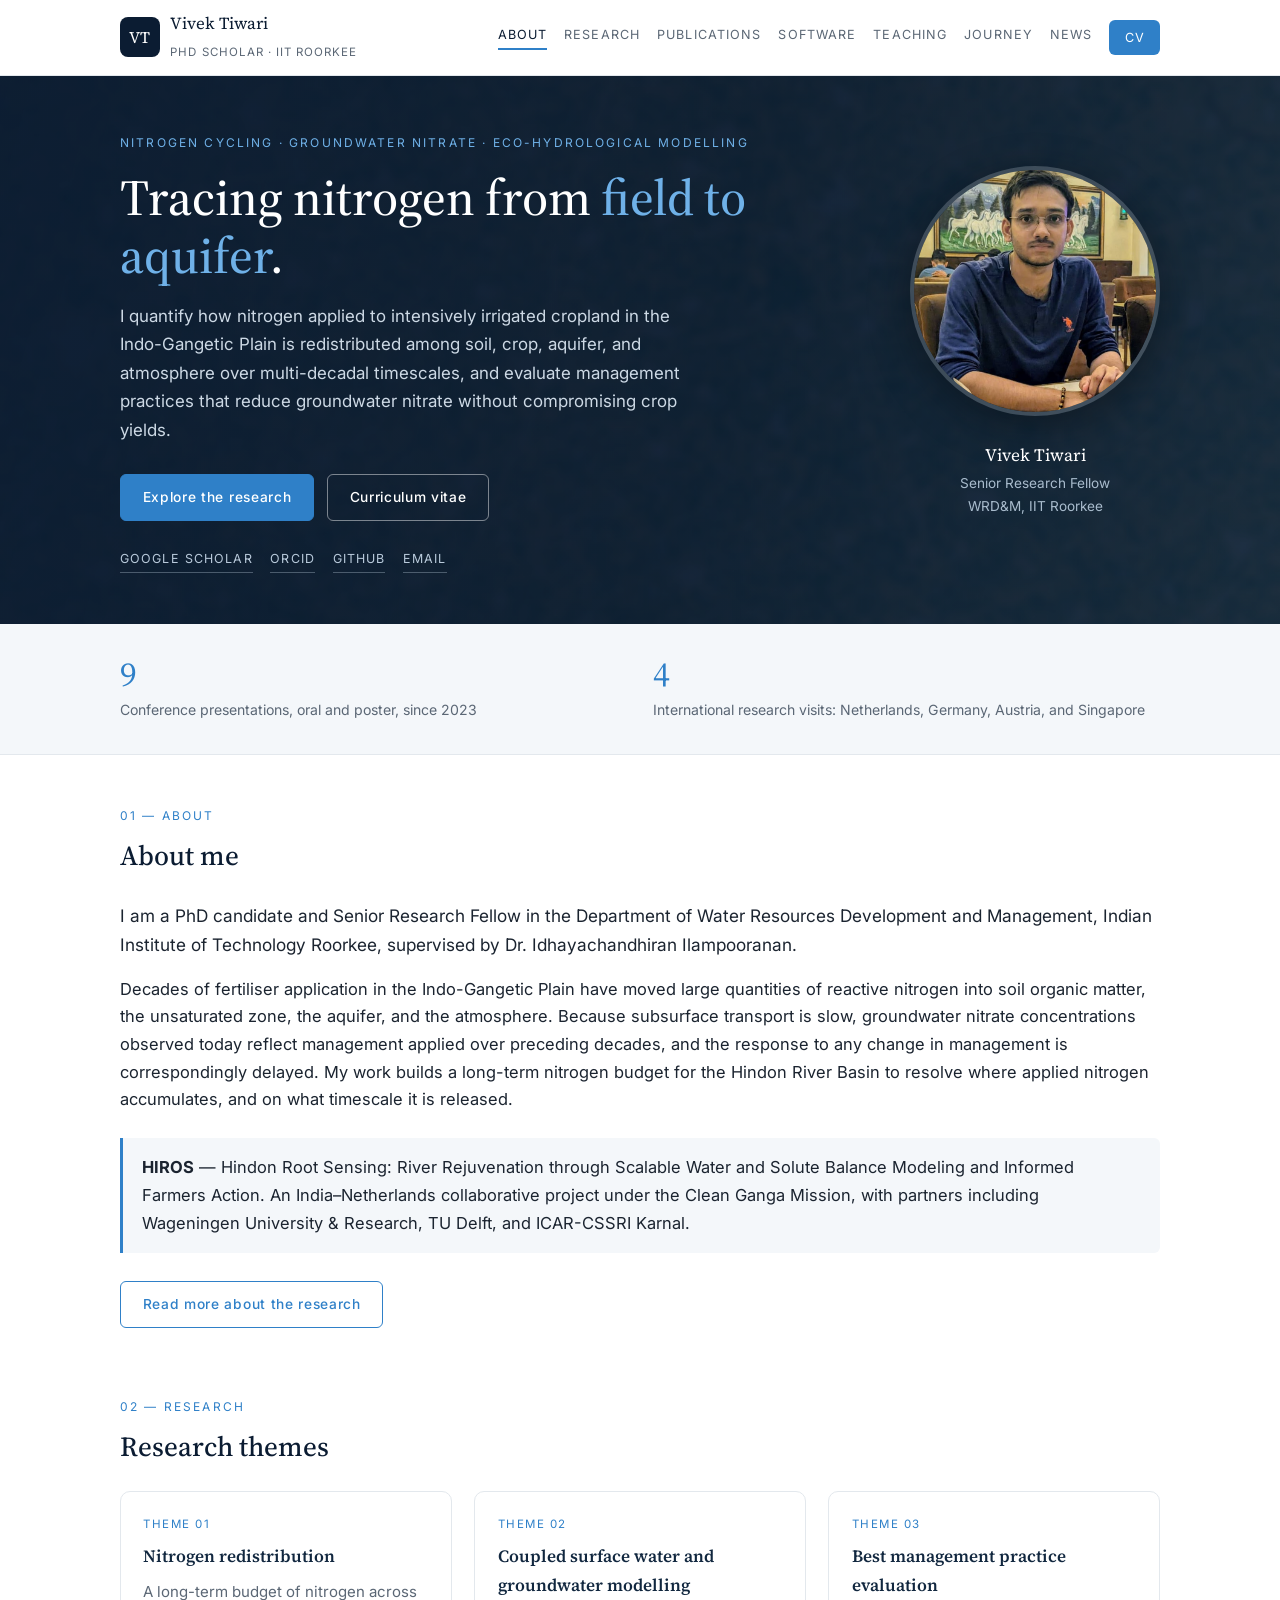
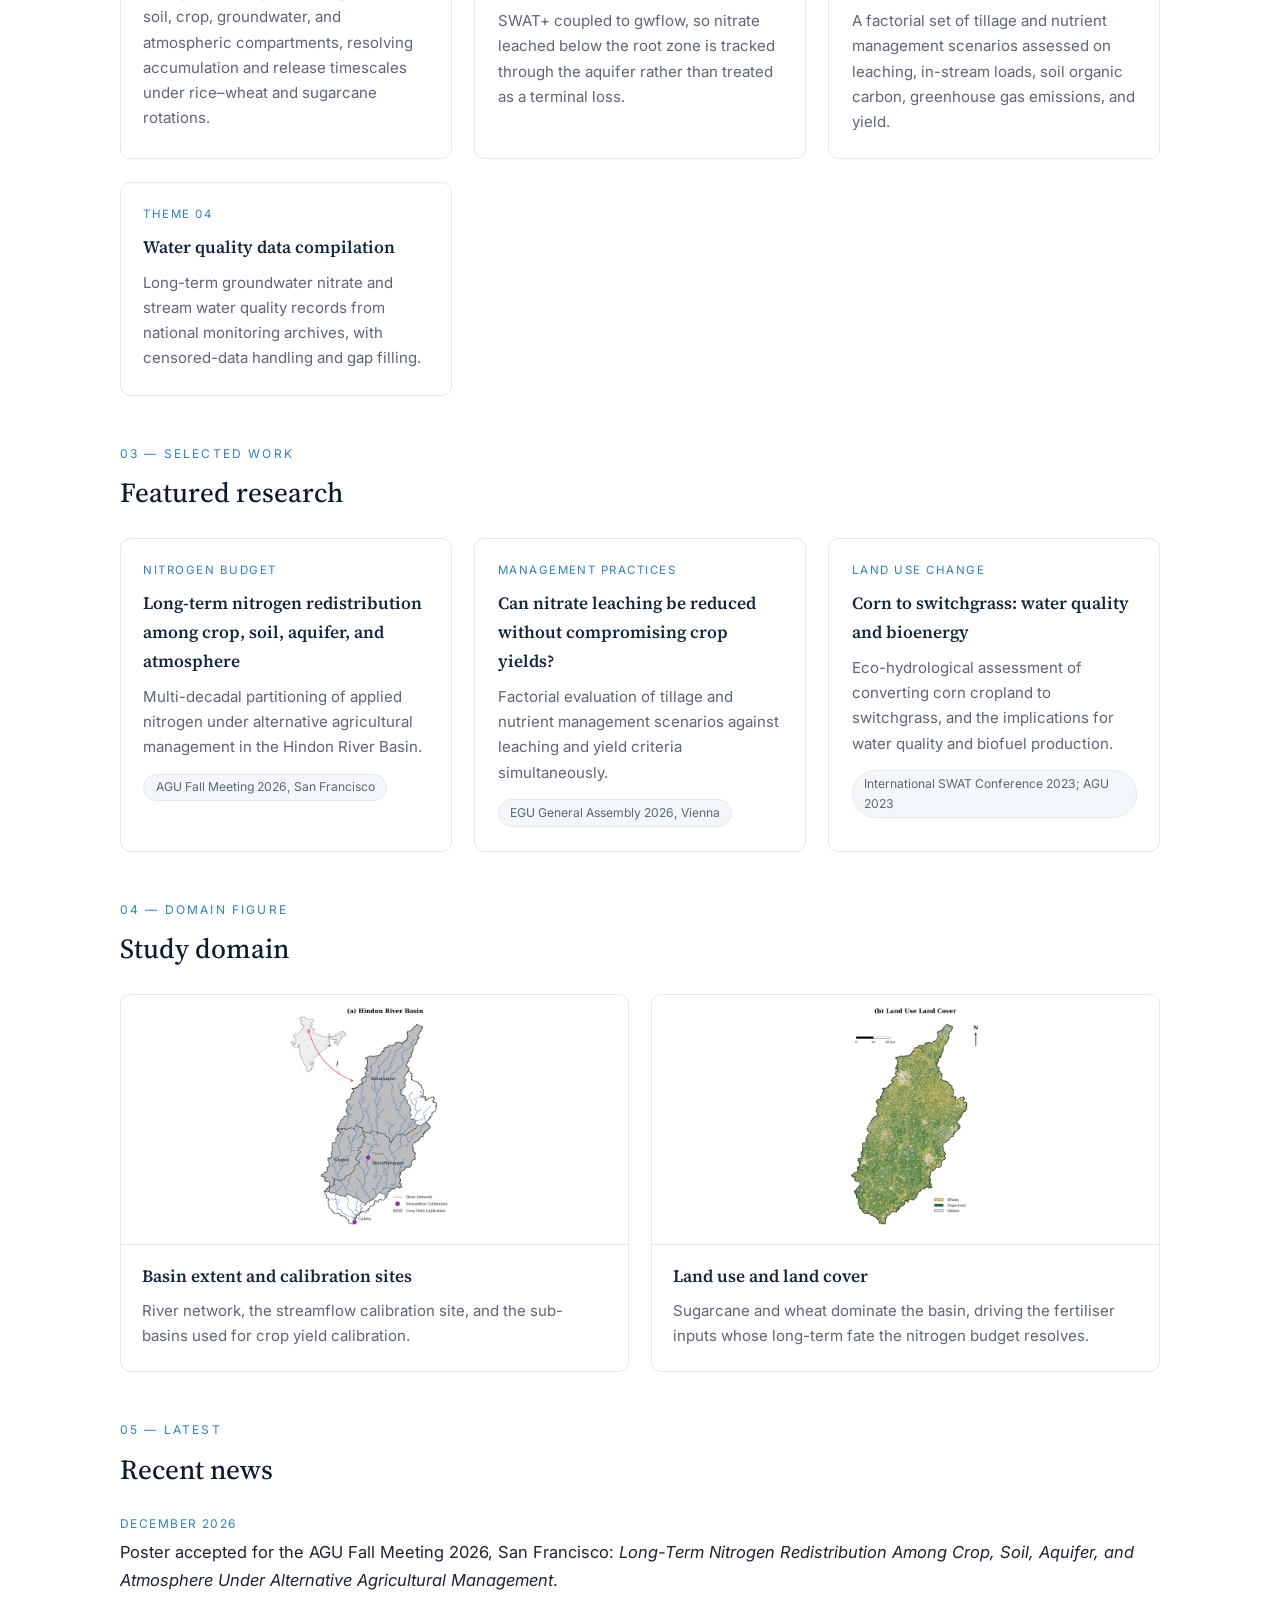
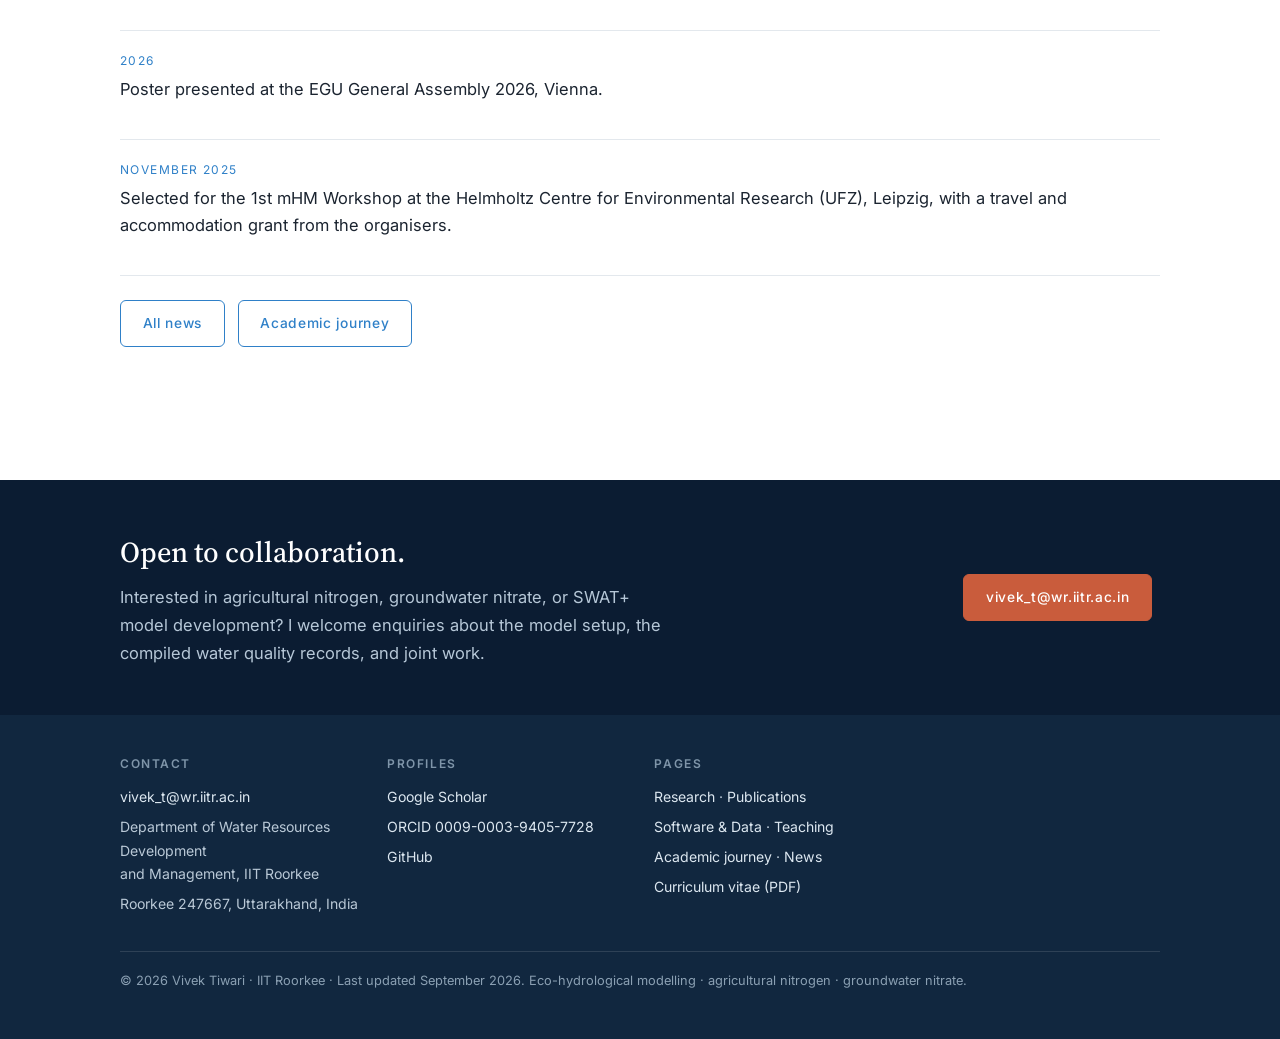
<file: index.html>
<!DOCTYPE html>
<html lang="en">
<head>
<meta charset="utf-8">
<meta name="viewport" content="width=device-width, initial-scale=1">
<title>Vivek Tiwari — Eco-hydrological Modelling, IIT Roorkee</title>
<meta name="description" content="Vivek Tiwari, PhD candidate and Senior Research Fellow at IIT Roorkee, working on agricultural nitrogen cycling, groundwater nitrate, and coupled surface water-groundwater modelling in the Indo-Gangetic Plain.">
<link rel="preconnect" href="https://fonts.googleapis.com">
<link rel="preconnect" href="https://fonts.gstatic.com" crossorigin>
<link href="https://fonts.googleapis.com/css2?family=Inter:wght@400;500;600&family=Source+Serif+4:opsz,wght@8..60,400;8..60,500;8..60,600&display=swap" rel="stylesheet">
<link rel="stylesheet" href="style.css?v=2">
</head>
<body>

<header class="site">
  <div class="bar">
    <a class="brand" href="index.html">
      <span class="monogram">VT</span>
      <span>
        <span class="who">Vivek Tiwari</span><br>
        <span class="role">PhD Scholar &middot; IIT Roorkee</span>
      </span>
    </a>
    <nav class="site">
      <a href="index.html" aria-current="page">About</a>
      <a href="research.html">Research</a>
      <a href="publications.html">Publications</a>
      <a href="software.html">Software</a>
      <a href="teaching.html">Teaching</a>
      <a href="journey.html">Journey</a>
      <a href="news.html">News</a>
      <a class="nav-cta" href="assets/CV_Vivek_Tiwari.pdf">CV</a>
    </nav>
  </div>
</header>

<!-- ===== HERO =====
     TAGLINE: the <h1> below is the tagline. Alternatives, if you prefer one of these —
     replace the text inside <h1> and keep the <em> tags around the words you want in blue:
       Tracing nitrogen from <em>field to aquifer</em>.
       Modelling nitrogen, water, and <em>yield</em> in the Indo-Gangetic Plain.
       Where fertiliser goes, and <em>how long it stays</em>.
       Reducing nitrate leaching <em>without losing yield</em>.
-->
<section class="hero">
  <div class="inner">
    <div class="text">
      <p class="eyebrow">Nitrogen cycling &middot; Groundwater nitrate &middot; Eco-hydrological modelling</p>
      <h1>Tracing nitrogen from <em>field to aquifer</em>.</h1>
      <p class="lead">I quantify how nitrogen applied to intensively irrigated cropland in the
      Indo-Gangetic Plain is redistributed among soil, crop, aquifer, and atmosphere over
      multi-decadal timescales, and evaluate management practices that reduce groundwater nitrate
      without compromising crop yields.</p>
      <p>
        <a class="btn" href="research.html">Explore the research</a>
        <a class="btn ghost" href="assets/CV_Vivek_Tiwari.pdf">Curriculum vitae</a>
      </p>
      <div class="profile-links">
        <a href="https://scholar.google.com/citations?user=KB-_3UAAAAAJ&amp;hl=en">Google Scholar</a>
        <a href="https://orcid.org/0009-0003-9405-7728">ORCID</a>
        <a href="https://github.com/vivek9t7">GitHub</a>
        <a href="mailto:vivek_t@wr.iitr.ac.in">Email</a>
      </div>
    </div>
    <div class="portrait">
      <img src="assets/portrait.jpg" alt="Portrait of Vivek Tiwari">
      <p class="who-line" style="margin-top:1rem;text-align:center">Vivek Tiwari</p>
      <p class="where-line" style="text-align:center">Senior Research Fellow<br>WRD&amp;M, IIT Roorkee</p>
    </div>
  </div>
</section>

<section class="stats">
  <div class="inner">
    <div class="stat">
      <span class="n">9</span>
      <p>Conference presentations, oral and poster, since 2023</p>
    </div>
    <div class="stat">
      <span class="n">4</span>
      <p>International research visits: Netherlands, Germany, Austria, and Singapore</p>
    </div>
  </div>
</section>

<main>

  <div class="section-head">
    <p class="eyebrow">01 — About</p>
    <h2>About me</h2>
  </div>

  <div class="two-col">
    <div class="body">
      <p class="lede">I am a PhD candidate and Senior Research Fellow in the Department of Water
      Resources Development and Management, Indian Institute of Technology Roorkee, supervised by
      Dr. Idhayachandhiran Ilampooranan.</p>

      <p>Decades of fertiliser application in the Indo-Gangetic Plain have moved large quantities of
      reactive nitrogen into soil organic matter, the unsaturated zone, the aquifer, and the
      atmosphere. Because subsurface transport is slow, groundwater nitrate concentrations observed
      today reflect management applied over preceding decades, and the response to any change in
      management is correspondingly delayed. My work builds a long-term nitrogen budget for the
      Hindon River Basin to resolve where applied nitrogen accumulates, and on what timescale it is
      released.</p>

      <div class="box">
        <p><strong>HIROS</strong> — Hindon Root Sensing: River Rejuvenation through Scalable Water
        and Solute Balance Modeling and Informed Farmers Action. An India&ndash;Netherlands
        collaborative project under the Clean Ganga Mission, with partners including Wageningen
        University &amp; Research, TU Delft, and ICAR-CSSRI Karnal.</p>
      </div>

      <p><a class="btn outline" href="research.html">Read more about the research</a></p>
    </div>
  </div>

  <div class="section-head">
    <p class="eyebrow">02 — Research</p>
    <h2>Research themes</h2>
  </div>

  <div class="cards">
    <div class="card">
      <p class="kicker">Theme 01</p>
      <h3>Nitrogen redistribution</h3>
      <p>A long-term budget of nitrogen across soil, crop, groundwater, and atmospheric
      compartments, resolving accumulation and release timescales under rice&ndash;wheat and
      sugarcane rotations.</p>
    </div>
    <div class="card">
      <p class="kicker">Theme 02</p>
      <h3>Coupled surface water and groundwater modelling</h3>
      <p>SWAT+ coupled to gwflow, so nitrate leached below the root zone is tracked through the
      aquifer rather than treated as a terminal loss.</p>
    </div>
    <div class="card">
      <p class="kicker">Theme 03</p>
      <h3>Best management practice evaluation</h3>
      <p>A factorial set of tillage and nutrient management scenarios assessed on leaching, in-stream
      loads, soil organic carbon, greenhouse gas emissions, and yield.</p>
    </div>
    <div class="card">
      <p class="kicker">Theme 04</p>
      <h3>Water quality data compilation</h3>
      <p>Long-term groundwater nitrate and stream water quality records from national monitoring
      archives, with censored-data handling and gap filling.</p>
    </div>
  </div>

  <div class="section-head">
    <p class="eyebrow">03 — Selected work</p>
    <h2>Featured research</h2>
  </div>

  <div class="cards">
    <div class="card">
      <p class="kicker">Nitrogen budget</p>
      <h3>Long-term nitrogen redistribution among crop, soil, aquifer, and atmosphere</h3>
      <p>Multi-decadal partitioning of applied nitrogen under alternative agricultural management in
      the Hindon River Basin.</p>
      <span class="venue-tag">AGU Fall Meeting 2026, San Francisco</span>
    </div>
    <div class="card">
      <p class="kicker">Management practices</p>
      <h3>Can nitrate leaching be reduced without compromising crop yields?</h3>
      <p>Factorial evaluation of tillage and nutrient management scenarios against leaching and yield
      criteria simultaneously.</p>
      <span class="venue-tag">EGU General Assembly 2026, Vienna</span>
    </div>
    <div class="card">
      <p class="kicker">Land use change</p>
      <h3>Corn to switchgrass: water quality and bioenergy</h3>
      <p>Eco-hydrological assessment of converting corn cropland to switchgrass, and the implications
      for water quality and biofuel production.</p>
      <span class="venue-tag">International SWAT Conference 2023; AGU 2023</span>
    </div>
  </div>

  <div class="section-head">
    <p class="eyebrow">04 — Domain figure</p>
    <h2>Study domain</h2>
  </div>

  <div class="cards">
    <div class="card figure-card">
      <div class="thumb"><img src="assets/highlight-basin.png" alt="Hindon River Basin extent, river network, and calibration sites"></div>
      <div class="cap">
        <h3>Basin extent and calibration sites</h3>
        <p>River network, the streamflow calibration site, and the sub-basins used for crop yield
        calibration.</p>
      </div>
    </div>
    <div class="card figure-card">
      <div class="thumb"><img src="assets/highlight-lulc.png" alt="Land use and land cover of the Hindon River Basin"></div>
      <div class="cap">
        <h3>Land use and land cover</h3>
        <p>Sugarcane and wheat dominate the basin, driving the fertiliser inputs whose long-term fate
        the nitrogen budget resolves.</p>
      </div>
    </div>
  </div>

  <div class="section-head">
    <p class="eyebrow">05 — Latest</p>
    <h2>Recent news</h2>
  </div>

  <div class="news-item">
    <span class="news-date">December 2026</span>
    <p>Poster accepted for the AGU Fall Meeting 2026, San Francisco: <em>Long-Term Nitrogen
    Redistribution Among Crop, Soil, Aquifer, and Atmosphere Under Alternative Agricultural
    Management</em>.</p>
  </div>
  <div class="news-item">
    <span class="news-date">2026</span>
    <p>Poster presented at the EGU General Assembly 2026, Vienna.</p>
  </div>
  <div class="news-item">
    <span class="news-date">November 2025</span>
    <p>Selected for the 1st mHM Workshop at the Helmholtz Centre for Environmental Research (UFZ),
    Leipzig, with a travel and accommodation grant from the organisers.</p>
  </div>

  <p><a class="btn outline" href="news.html">All news</a>
     <a class="btn outline" href="journey.html">Academic journey</a></p>

</main>

<section class="cta-band">
  <div class="inner">
    <div>
      <h2>Open to collaboration.</h2>
      <p>Interested in agricultural nitrogen, groundwater nitrate, or SWAT+ model development?
      I welcome enquiries about the model setup, the compiled water quality records, and joint work.</p>
    </div>
    <div>
      <a class="btn warm" href="mailto:vivek_t@wr.iitr.ac.in">vivek_t@wr.iitr.ac.in</a>
    </div>
  </div>
</section>

<footer class="site">
  <div class="inner">
    <div>
      <h4>Contact</h4>
      <p><a href="mailto:vivek_t@wr.iitr.ac.in">vivek_t@wr.iitr.ac.in</a></p>
      <p>Department of Water Resources Development<br>and Management, IIT Roorkee</p>
      <p>Roorkee 247667, Uttarakhand, India</p>
    </div>
    <div>
      <h4>Profiles</h4>
      <p><a href="https://scholar.google.com/citations?user=KB-_3UAAAAAJ&amp;hl=en">Google Scholar</a></p>
      <p><a href="https://orcid.org/0009-0003-9405-7728">ORCID 0009-0003-9405-7728</a></p>
      <p><a href="https://github.com/vivek9t7">GitHub</a></p>
    </div>
    <div>
      <h4>Pages</h4>
      <p><a href="research.html">Research</a> &middot; <a href="publications.html">Publications</a></p>
      <p><a href="software.html">Software &amp; Data</a> &middot; <a href="teaching.html">Teaching</a></p>
      <p><a href="journey.html">Academic journey</a> &middot; <a href="news.html">News</a></p>
      <p><a href="assets/CV_Vivek_Tiwari.pdf">Curriculum vitae (PDF)</a></p>
    </div>
    <p class="colophon">&copy; 2026 Vivek Tiwari &middot; IIT Roorkee &middot; Last updated September 2026.
    Eco-hydrological modelling &middot; agricultural nitrogen &middot; groundwater nitrate.</p>
  </div>
</footer>

</body>
</html>
</file>
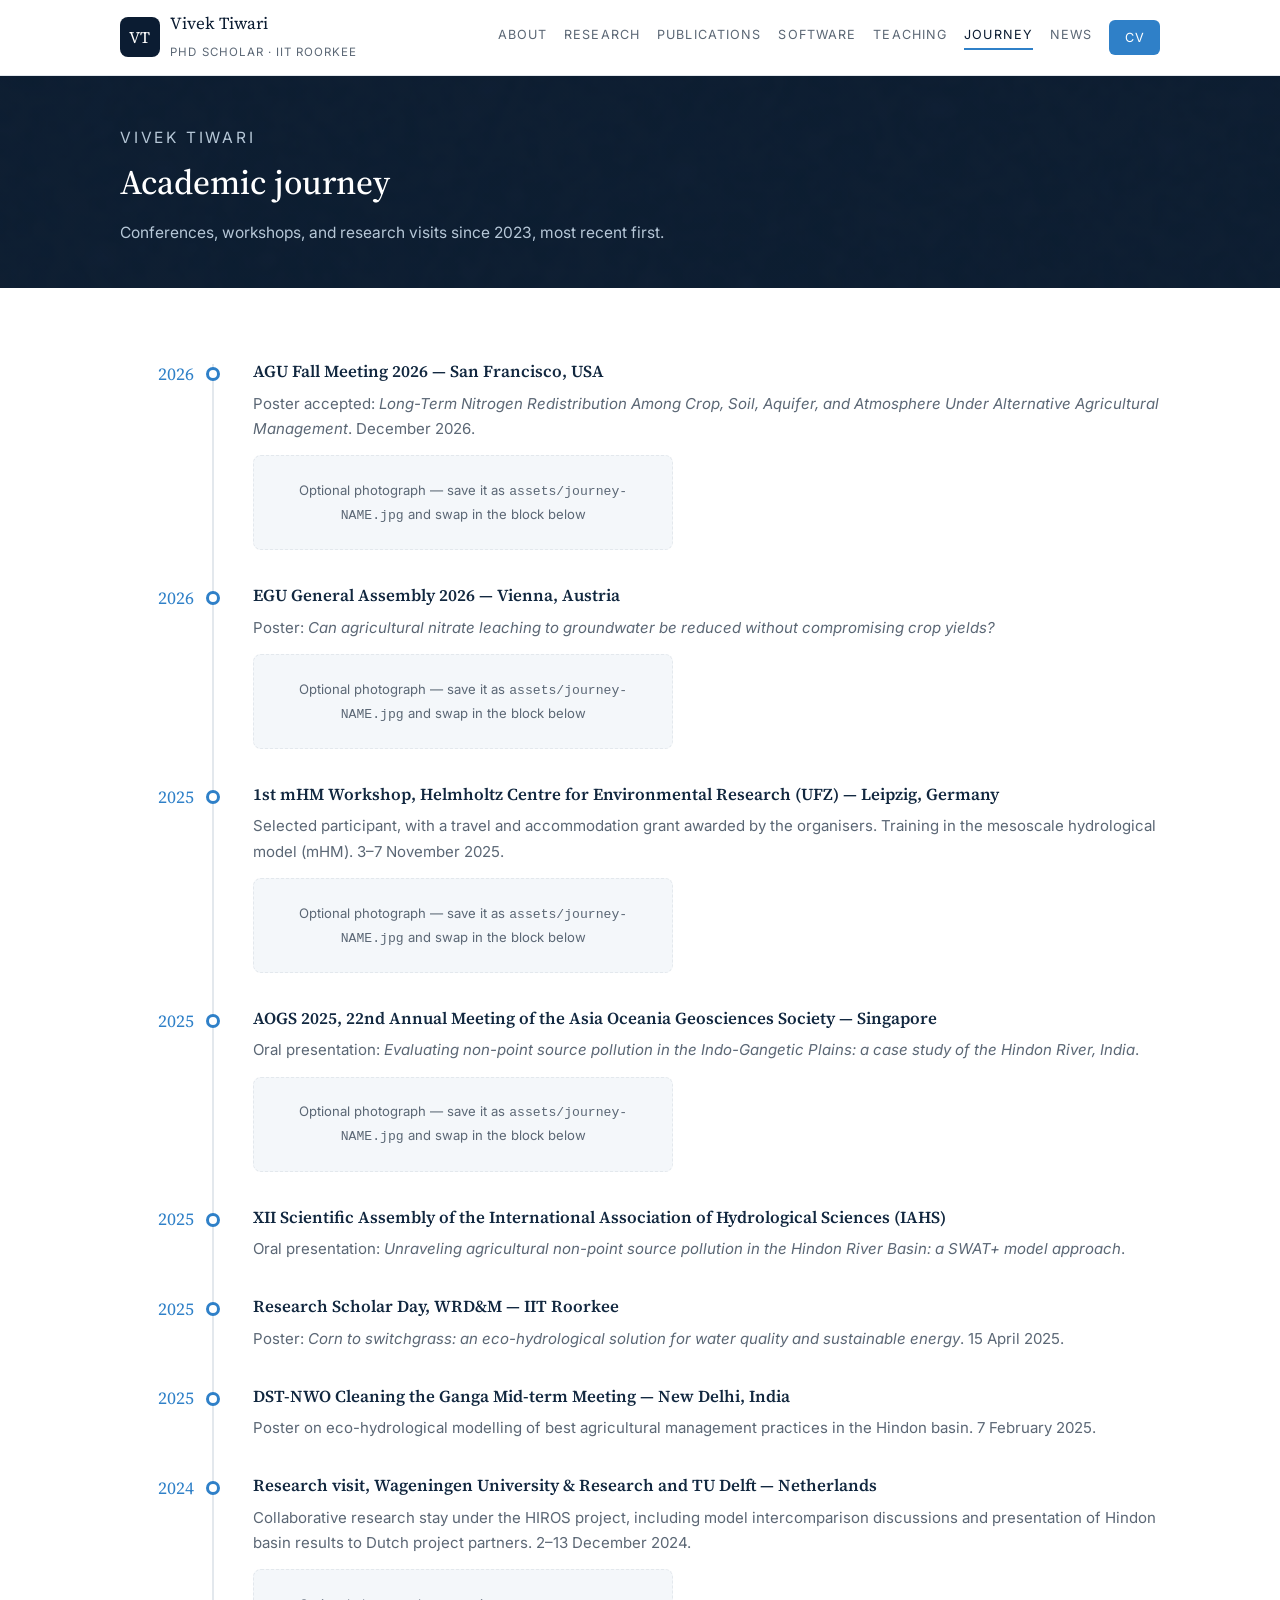
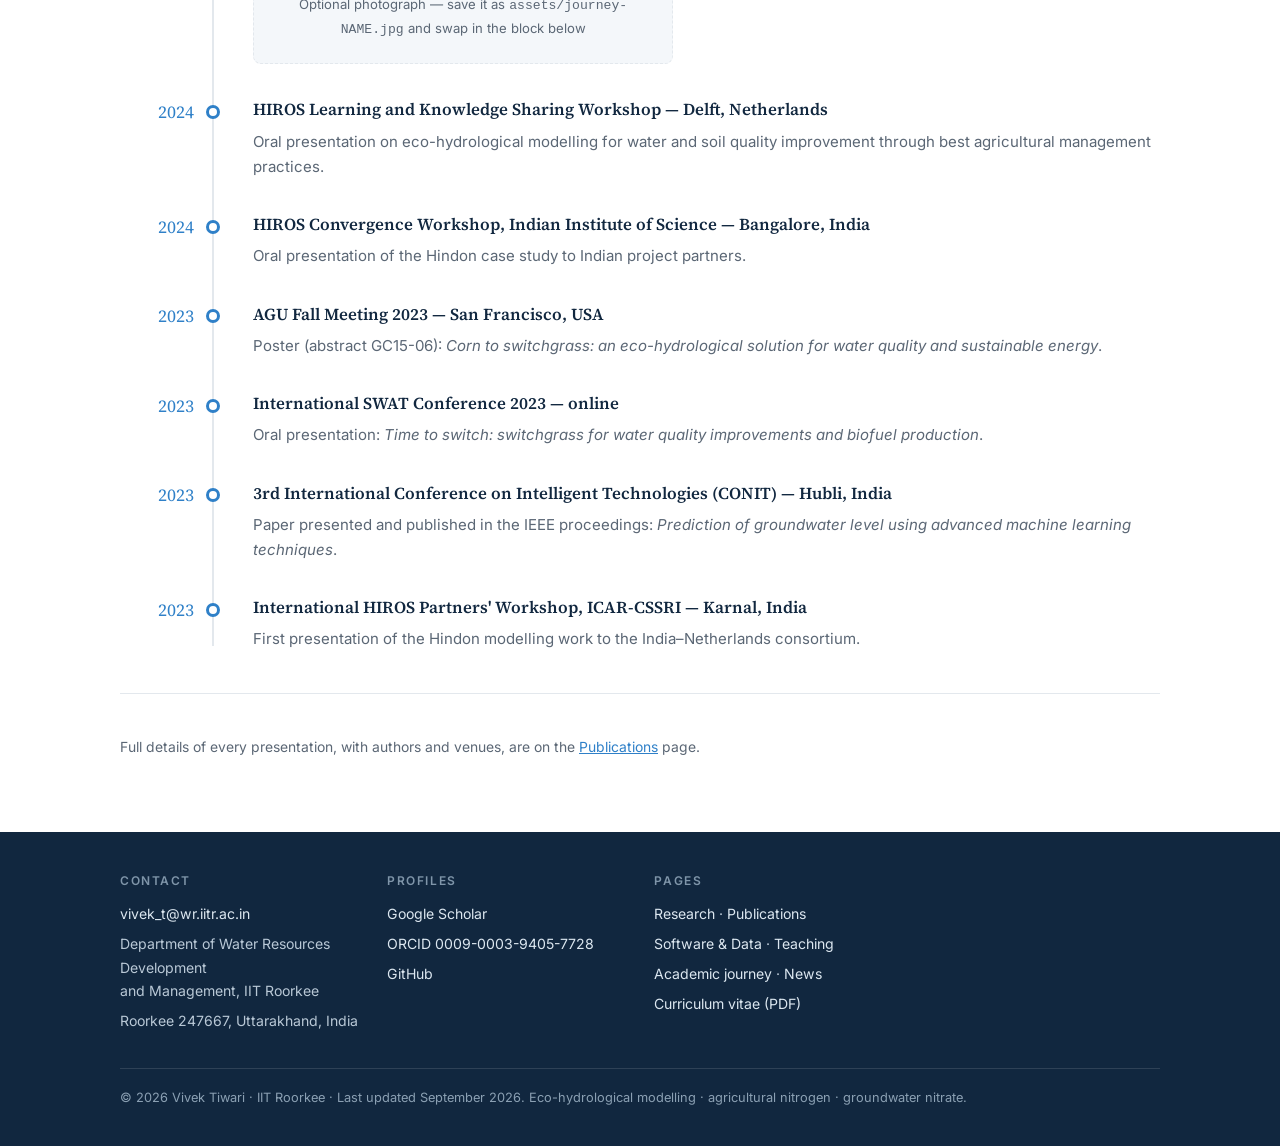
<file: journey.html>
<!DOCTYPE html>
<html lang="en">
<head>
<meta charset="utf-8">
<meta name="viewport" content="width=device-width, initial-scale=1">
<title>Academic Journey — Vivek Tiwari</title>
<meta name="description" content="Conferences, workshops, and research visits of Vivek Tiwari, 2023 onwards.">
<link rel="preconnect" href="https://fonts.googleapis.com">
<link rel="preconnect" href="https://fonts.gstatic.com" crossorigin>
<link href="https://fonts.googleapis.com/css2?family=Inter:wght@400;500;600&family=Source+Serif+4:opsz,wght@8..60,400;8..60,500;8..60,600&display=swap" rel="stylesheet">
<link rel="stylesheet" href="style.css?v=2">
</head>
<body>

<header class="site">
  <div class="bar">
    <a class="brand" href="index.html">
      <span class="monogram">VT</span>
      <span>
        <span class="who">Vivek Tiwari</span><br>
        <span class="role">PhD Scholar &middot; IIT Roorkee</span>
      </span>
    </a>
    <nav class="site">
      <a href="index.html">About</a>
      <a href="research.html">Research</a>
      <a href="publications.html">Publications</a>
      <a href="software.html">Software</a>
      <a href="teaching.html">Teaching</a>
      <a href="journey.html" aria-current="page">Journey</a>
      <a href="news.html">News</a>
      <a class="nav-cta" href="assets/CV_Vivek_Tiwari.pdf">CV</a>
    </nav>
  </div>
</header>

<section class="page-head">
  <div class="inner">
    <p class="eyebrow">Vivek Tiwari</p>
    <h1>Academic journey</h1>
    <p>Conferences, workshops, and research visits since 2023, most recent first.</p>
  </div>
</section>

<main>

  <!-- HOW TO ADD A PHOTOGRAPH: save the image in assets/ (for example
       assets/journey-leipzig.jpg), then delete the dashed <div class="photo-slot">
       block for that entry and remove the <!- - and - -> markers around the
       <figure class="shot"> block beneath it, editing the filename, alt text and caption. -->

  <ul class="timeline">
    <li>
      <span class="year">2026</span>
      <span class="dot"></span>
      <div class="entry">
        <h3>AGU Fall Meeting 2026 — San Francisco, USA</h3>
        <p>Poster accepted: <em>Long-Term Nitrogen Redistribution Among Crop, Soil, Aquifer, and Atmosphere Under Alternative Agricultural Management</em>. December 2026.</p>
        <div class="photo-slot">Optional photograph &mdash; save it as
        <code>assets/journey-NAME.jpg</code> and swap in the block below</div>
        <!-- <figure class="shot">
               <img src="assets/journey-NAME.jpg" alt="Describe the photograph here">
               <figcaption>Caption.</figcaption>
             </figure> -->
      </div>
    </li>
    <li>
      <span class="year">2026</span>
      <span class="dot"></span>
      <div class="entry">
        <h3>EGU General Assembly 2026 — Vienna, Austria</h3>
        <p>Poster: <em>Can agricultural nitrate leaching to groundwater be reduced without compromising crop yields?</em></p>
        <div class="photo-slot">Optional photograph &mdash; save it as
        <code>assets/journey-NAME.jpg</code> and swap in the block below</div>
        <!-- <figure class="shot">
               <img src="assets/journey-NAME.jpg" alt="Describe the photograph here">
               <figcaption>Caption.</figcaption>
             </figure> -->
      </div>
    </li>
    <li>
      <span class="year">2025</span>
      <span class="dot"></span>
      <div class="entry">
        <h3>1st mHM Workshop, Helmholtz Centre for Environmental Research (UFZ) — Leipzig, Germany</h3>
        <p>Selected participant, with a travel and accommodation grant awarded by the organisers. Training in the mesoscale hydrological model (mHM). 3–7 November 2025.</p>
        <div class="photo-slot">Optional photograph &mdash; save it as
        <code>assets/journey-NAME.jpg</code> and swap in the block below</div>
        <!-- <figure class="shot">
               <img src="assets/journey-NAME.jpg" alt="Describe the photograph here">
               <figcaption>Caption.</figcaption>
             </figure> -->
      </div>
    </li>
    <li>
      <span class="year">2025</span>
      <span class="dot"></span>
      <div class="entry">
        <h3>AOGS 2025, 22nd Annual Meeting of the Asia Oceania Geosciences Society — Singapore</h3>
        <p>Oral presentation: <em>Evaluating non-point source pollution in the Indo-Gangetic Plains: a case study of the Hindon River, India</em>.</p>
        <div class="photo-slot">Optional photograph &mdash; save it as
        <code>assets/journey-NAME.jpg</code> and swap in the block below</div>
        <!-- <figure class="shot">
               <img src="assets/journey-NAME.jpg" alt="Describe the photograph here">
               <figcaption>Caption.</figcaption>
             </figure> -->
      </div>
    </li>
    <li>
      <span class="year">2025</span>
      <span class="dot"></span>
      <div class="entry">
        <h3>XII Scientific Assembly of the International Association of Hydrological Sciences (IAHS)</h3>
        <p>Oral presentation: <em>Unraveling agricultural non-point source pollution in the Hindon River Basin: a SWAT+ model approach</em>.</p>
      </div>
    </li>
    <li>
      <span class="year">2025</span>
      <span class="dot"></span>
      <div class="entry">
        <h3>Research Scholar Day, WRD&amp;M — IIT Roorkee</h3>
        <p>Poster: <em>Corn to switchgrass: an eco-hydrological solution for water quality and sustainable energy</em>. 15 April 2025.</p>
      </div>
    </li>
    <li>
      <span class="year">2025</span>
      <span class="dot"></span>
      <div class="entry">
        <h3>DST-NWO Cleaning the Ganga Mid-term Meeting — New Delhi, India</h3>
        <p>Poster on eco-hydrological modelling of best agricultural management practices in the Hindon basin. 7 February 2025.</p>
      </div>
    </li>
    <li>
      <span class="year">2024</span>
      <span class="dot"></span>
      <div class="entry">
        <h3>Research visit, Wageningen University &amp; Research and TU Delft — Netherlands</h3>
        <p>Collaborative research stay under the HIROS project, including model intercomparison discussions and presentation of Hindon basin results to Dutch project partners. 2–13 December 2024.</p>
        <div class="photo-slot">Optional photograph &mdash; save it as
        <code>assets/journey-NAME.jpg</code> and swap in the block below</div>
        <!-- <figure class="shot">
               <img src="assets/journey-NAME.jpg" alt="Describe the photograph here">
               <figcaption>Caption.</figcaption>
             </figure> -->
      </div>
    </li>
    <li>
      <span class="year">2024</span>
      <span class="dot"></span>
      <div class="entry">
        <h3>HIROS Learning and Knowledge Sharing Workshop — Delft, Netherlands</h3>
        <p>Oral presentation on eco-hydrological modelling for water and soil quality improvement through best agricultural management practices.</p>
      </div>
    </li>
    <li>
      <span class="year">2024</span>
      <span class="dot"></span>
      <div class="entry">
        <h3>HIROS Convergence Workshop, Indian Institute of Science — Bangalore, India</h3>
        <p>Oral presentation of the Hindon case study to Indian project partners.</p>
      </div>
    </li>
    <li>
      <span class="year">2023</span>
      <span class="dot"></span>
      <div class="entry">
        <h3>AGU Fall Meeting 2023 — San Francisco, USA</h3>
        <p>Poster (abstract GC15-06): <em>Corn to switchgrass: an eco-hydrological solution for water quality and sustainable energy</em>.</p>
      </div>
    </li>
    <li>
      <span class="year">2023</span>
      <span class="dot"></span>
      <div class="entry">
        <h3>International SWAT Conference 2023 — online</h3>
        <p>Oral presentation: <em>Time to switch: switchgrass for water quality improvements and biofuel production</em>.</p>
      </div>
    </li>
    <li>
      <span class="year">2023</span>
      <span class="dot"></span>
      <div class="entry">
        <h3>3rd International Conference on Intelligent Technologies (CONIT) — Hubli, India</h3>
        <p>Paper presented and published in the IEEE proceedings: <em>Prediction of groundwater level using advanced machine learning techniques</em>.</p>
      </div>
    </li>
    <li>
      <span class="year">2023</span>
      <span class="dot"></span>
      <div class="entry">
        <h3>International HIROS Partners' Workshop, ICAR-CSSRI — Karnal, India</h3>
        <p>First presentation of the Hindon modelling work to the India–Netherlands consortium.</p>
      </div>
    </li>
  </ul>

  <hr class="rule">

  <p class="meta">Full details of every presentation, with authors and venues, are on the
  <a href="publications.html">Publications</a> page.</p>

</main>

<footer class="site">
  <div class="inner">
    <div>
      <h4>Contact</h4>
      <p><a href="mailto:vivek_t@wr.iitr.ac.in">vivek_t@wr.iitr.ac.in</a></p>
      <p>Department of Water Resources Development<br>and Management, IIT Roorkee</p>
      <p>Roorkee 247667, Uttarakhand, India</p>
    </div>
    <div>
      <h4>Profiles</h4>
      <p><a href="https://scholar.google.com/citations?user=KB-_3UAAAAAJ&amp;hl=en">Google Scholar</a></p>
      <p><a href="https://orcid.org/0009-0003-9405-7728">ORCID 0009-0003-9405-7728</a></p>
      <p><a href="https://github.com/vivek9t7">GitHub</a></p>
    </div>
    <div>
      <h4>Pages</h4>
      <p><a href="research.html">Research</a> &middot; <a href="publications.html">Publications</a></p>
      <p><a href="software.html">Software &amp; Data</a> &middot; <a href="teaching.html">Teaching</a></p>
      <p><a href="journey.html">Academic journey</a> &middot; <a href="news.html">News</a></p>
      <p><a href="assets/CV_Vivek_Tiwari.pdf">Curriculum vitae (PDF)</a></p>
    </div>
    <p class="colophon">&copy; 2026 Vivek Tiwari &middot; IIT Roorkee &middot; Last updated September 2026.
    Eco-hydrological modelling &middot; agricultural nitrogen &middot; groundwater nitrate.</p>
  </div>
</footer>

</body>
</html>
</file>
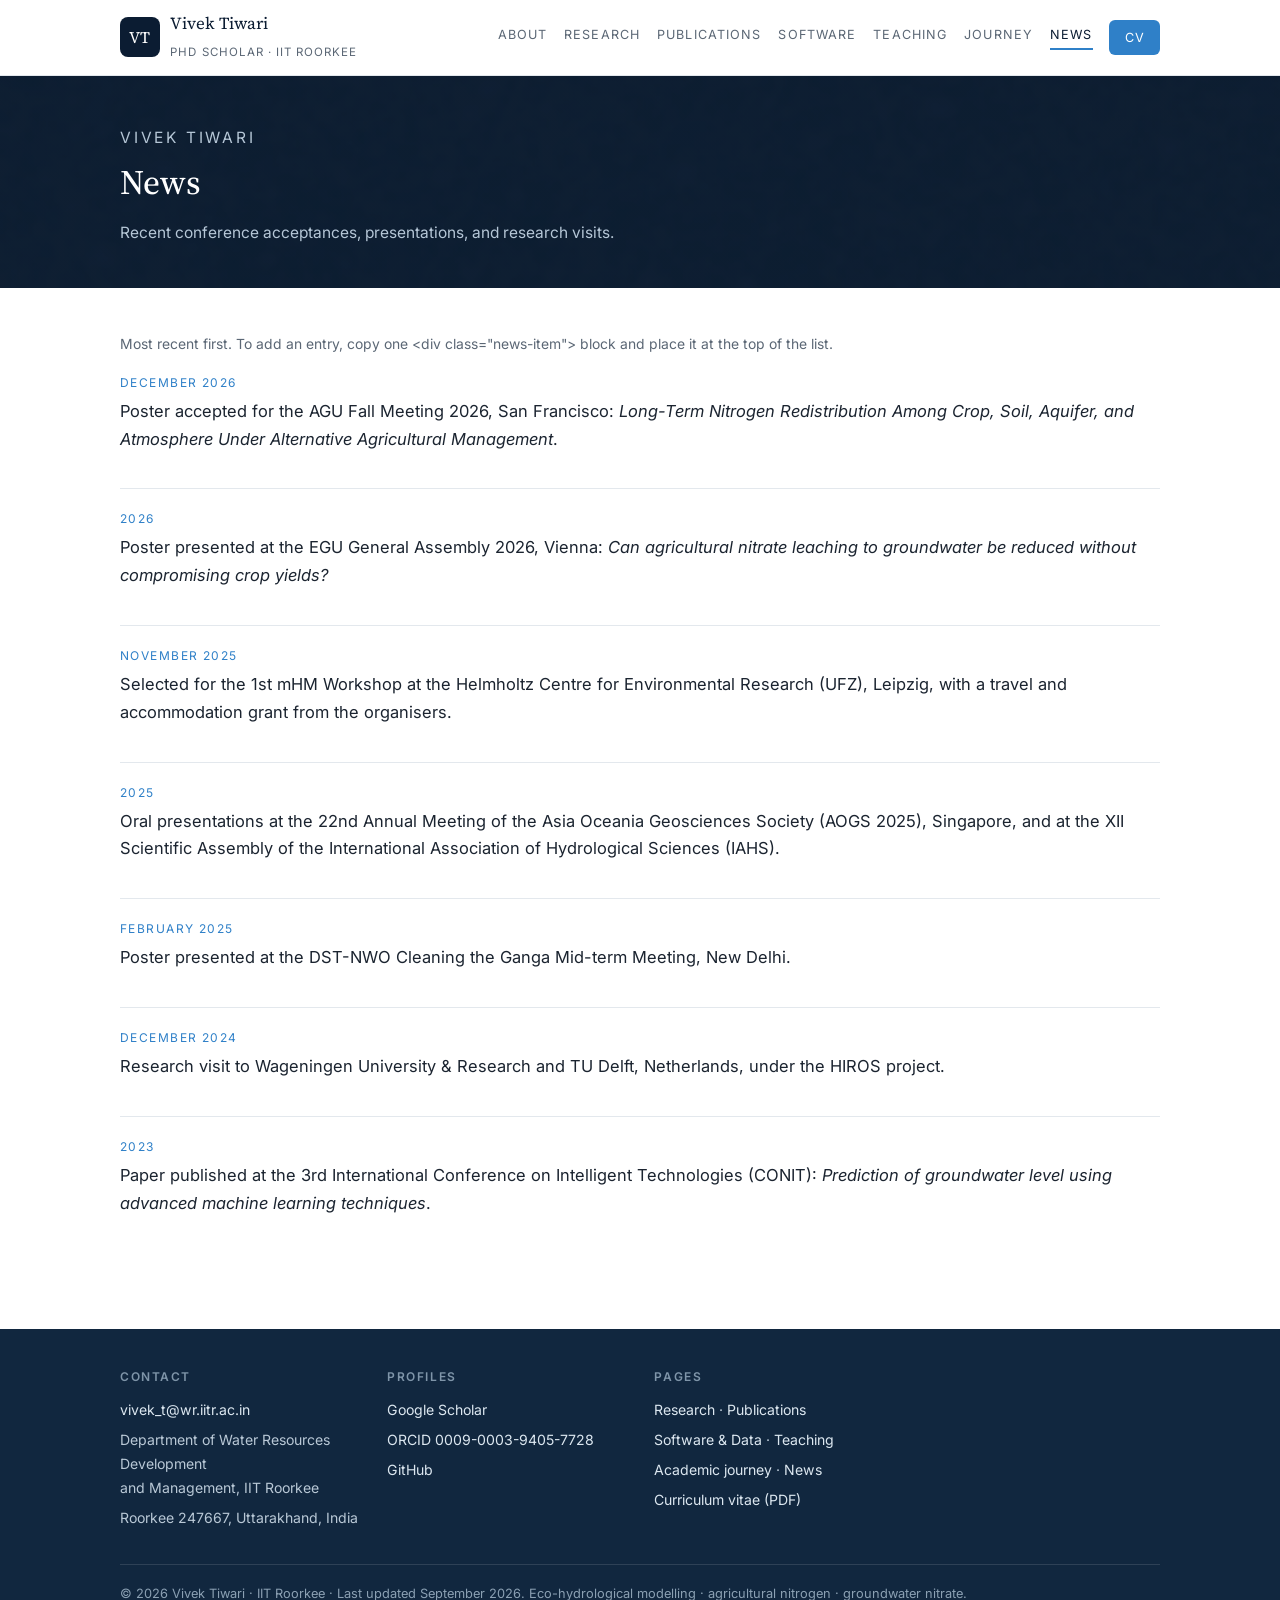
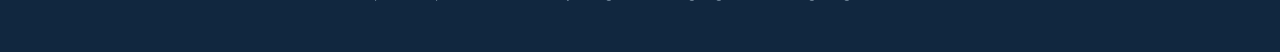
<file: news.html>
<!DOCTYPE html>
<html lang="en">
<head>
<meta charset="utf-8">
<meta name="viewport" content="width=device-width, initial-scale=1">
<title>News — Vivek Tiwari</title>
<meta name="description" content="Updates on conferences, publications, and research visits.">
<link rel="preconnect" href="https://fonts.googleapis.com">
<link rel="preconnect" href="https://fonts.gstatic.com" crossorigin>
<link href="https://fonts.googleapis.com/css2?family=Inter:wght@400;500;600&family=Source+Serif+4:opsz,wght@8..60,400;8..60,500;8..60,600&display=swap" rel="stylesheet">
<link rel="stylesheet" href="style.css?v=2">
</head>
<body>
<header class="site">
  <div class="bar">
    <a class="brand" href="index.html">
      <span class="monogram">VT</span>
      <span>
        <span class="who">Vivek Tiwari</span><br>
        <span class="role">PhD Scholar &middot; IIT Roorkee</span>
      </span>
    </a>
    <nav class="site">
      <a href="index.html">About</a>
      <a href="research.html">Research</a>
      <a href="publications.html">Publications</a>
      <a href="software.html">Software</a>
      <a href="teaching.html">Teaching</a>
      <a href="journey.html">Journey</a>
      <a href="news.html" aria-current="page">News</a>
      <a class="nav-cta" href="assets/CV_Vivek_Tiwari.pdf">CV</a>
    </nav>
  </div>
</header>
<section class="page-head">
  <div class="inner">
    <p class="eyebrow">Vivek Tiwari</p>
    <h1>News</h1>
    <p>Recent conference acceptances, presentations, and research visits.</p>
  </div>
</section>

<main>
  <p class="meta">Most recent first. To add an entry, copy one &lt;div class="news-item"&gt; block
  and place it at the top of the list.</p>

  <!-- ===== NEWEST ENTRY GOES DIRECTLY BELOW THIS LINE ===== -->

  <div class="news-item">
    <span class="news-date">December 2026</span>
    <p>Poster accepted for the AGU Fall Meeting 2026, San Francisco: <em>Long-Term Nitrogen
    Redistribution Among Crop, Soil, Aquifer, and Atmosphere Under Alternative Agricultural
    Management</em>.</p>
  </div>

  <div class="news-item">
    <span class="news-date">2026</span>
    <p>Poster presented at the EGU General Assembly 2026, Vienna: <em>Can agricultural nitrate
    leaching to groundwater be reduced without compromising crop yields?</em></p>
  </div>

  <div class="news-item">
    <span class="news-date">November 2025</span>
    <p>Selected for the 1st mHM Workshop at the Helmholtz Centre for Environmental Research (UFZ),
    Leipzig, with a travel and accommodation grant from the organisers.</p>
  </div>

  <div class="news-item">
    <span class="news-date">2025</span>
    <p>Oral presentations at the 22nd Annual Meeting of the Asia Oceania Geosciences Society (AOGS
    2025), Singapore, and at the XII Scientific Assembly of the International Association of
    Hydrological Sciences (IAHS).</p>
  </div>

  <div class="news-item">
    <span class="news-date">February 2025</span>
    <p>Poster presented at the DST-NWO Cleaning the Ganga Mid-term Meeting, New Delhi.</p>
  </div>

  <div class="news-item">
    <span class="news-date">December 2024</span>
    <p>Research visit to Wageningen University &amp; Research and TU Delft, Netherlands, under the
    HIROS project.</p>
  </div>

  <div class="news-item">
    <span class="news-date">2023</span>
    <p>Paper published at the 3rd International Conference on Intelligent Technologies (CONIT):
    <em>Prediction of groundwater level using advanced machine learning techniques</em>.</p>
  </div>
</main>

<footer class="site">
  <div class="inner">
    <div>
      <h4>Contact</h4>
      <p><a href="mailto:vivek_t@wr.iitr.ac.in">vivek_t@wr.iitr.ac.in</a></p>
      <p>Department of Water Resources Development<br>and Management, IIT Roorkee</p>
      <p>Roorkee 247667, Uttarakhand, India</p>
    </div>
    <div>
      <h4>Profiles</h4>
      <p><a href="https://scholar.google.com/citations?user=KB-_3UAAAAAJ&amp;hl=en">Google Scholar</a></p>
      <p><a href="https://orcid.org/0009-0003-9405-7728">ORCID 0009-0003-9405-7728</a></p>
      <p><a href="https://github.com/vivek9t7">GitHub</a></p>
    </div>
    <div>
      <h4>Pages</h4>
      <p><a href="research.html">Research</a> &middot; <a href="publications.html">Publications</a></p>
      <p><a href="software.html">Software &amp; Data</a> &middot; <a href="teaching.html">Teaching</a></p>
      <p><a href="journey.html">Academic journey</a> &middot; <a href="news.html">News</a></p>
      <p><a href="assets/CV_Vivek_Tiwari.pdf">Curriculum vitae (PDF)</a></p>
    </div>
    <p class="colophon">&copy; 2026 Vivek Tiwari &middot; IIT Roorkee &middot; Last updated September 2026.
    Eco-hydrological modelling &middot; agricultural nitrogen &middot; groundwater nitrate.</p>
  </div>
</footer>

</body>
</html>
</file>
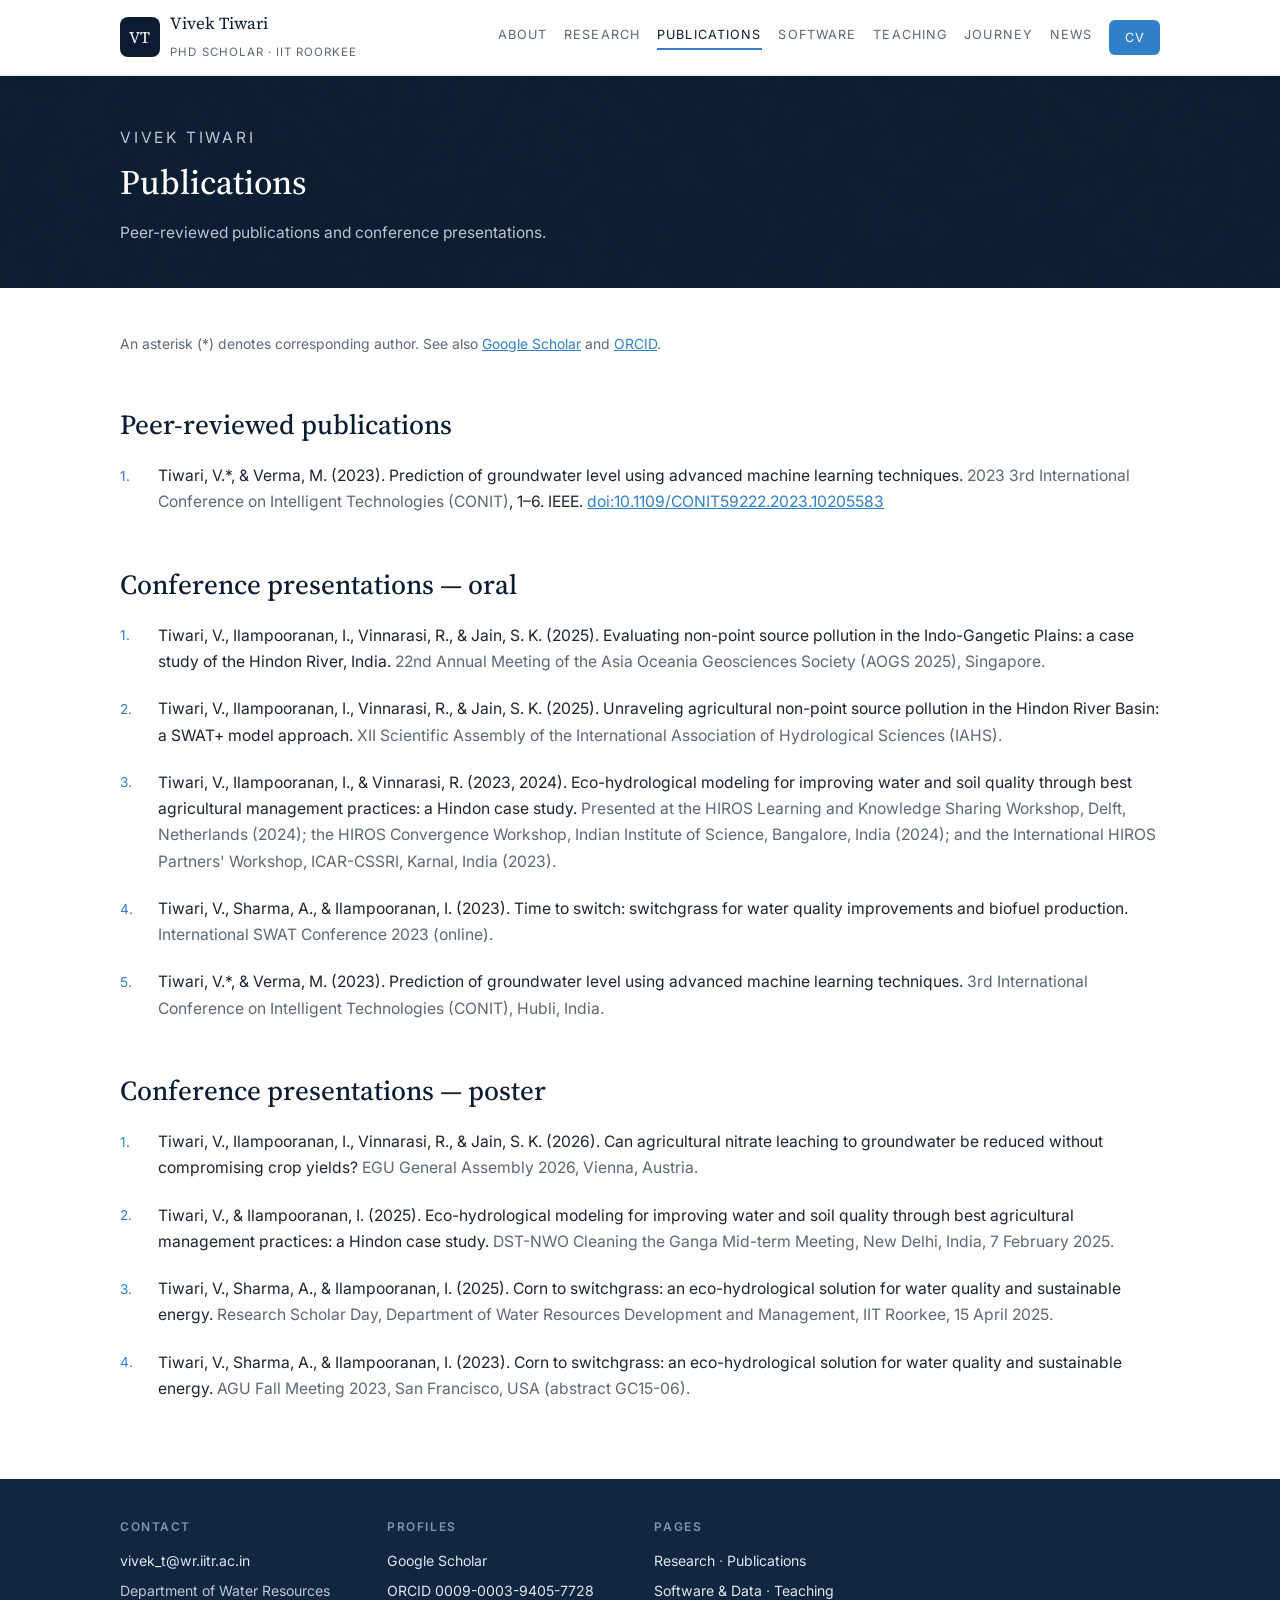
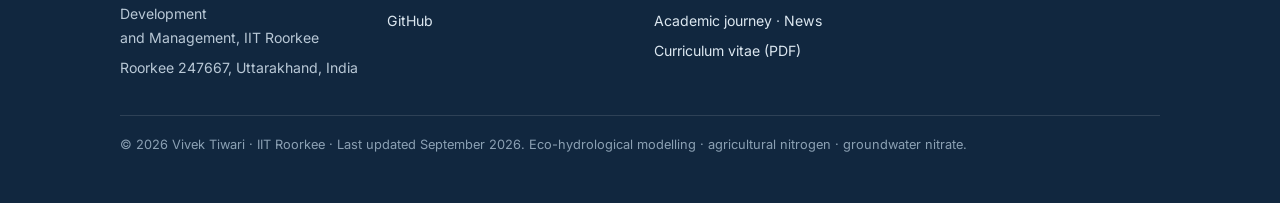
<file: publications.html>
<!DOCTYPE html>
<html lang="en">
<head>
<meta charset="utf-8">
<meta name="viewport" content="width=device-width, initial-scale=1">
<title>Publications — Vivek Tiwari</title>
<meta name="description" content="Peer-reviewed publications and conference presentations by Vivek Tiwari.">
<link rel="preconnect" href="https://fonts.googleapis.com">
<link rel="preconnect" href="https://fonts.gstatic.com" crossorigin>
<link href="https://fonts.googleapis.com/css2?family=Inter:wght@400;500;600&family=Source+Serif+4:opsz,wght@8..60,400;8..60,500;8..60,600&display=swap" rel="stylesheet">
<link rel="stylesheet" href="style.css?v=2">
</head>
<body>
<header class="site">
  <div class="bar">
    <a class="brand" href="index.html">
      <span class="monogram">VT</span>
      <span>
        <span class="who">Vivek Tiwari</span><br>
        <span class="role">PhD Scholar &middot; IIT Roorkee</span>
      </span>
    </a>
    <nav class="site">
      <a href="index.html">About</a>
      <a href="research.html">Research</a>
      <a href="publications.html" aria-current="page">Publications</a>
      <a href="software.html">Software</a>
      <a href="teaching.html">Teaching</a>
      <a href="journey.html">Journey</a>
      <a href="news.html">News</a>
      <a class="nav-cta" href="assets/CV_Vivek_Tiwari.pdf">CV</a>
    </nav>
  </div>
</header>
<section class="page-head">
  <div class="inner">
    <p class="eyebrow">Vivek Tiwari</p>
    <h1>Publications</h1>
    <p>Peer-reviewed publications and conference presentations.</p>
  </div>
</section>

<main>
  <p class="meta">An asterisk (*) denotes corresponding author. See also
  <a href="https://scholar.google.com/citations?user=KB-_3UAAAAAJ&amp;hl=en">Google Scholar</a> and
  <a href="https://orcid.org/0009-0003-9405-7728">ORCID</a>.</p>

  <h2>Peer-reviewed publications</h2>

  <ol class="pub-list">
    <li>
      <span class="num">1.</span>
      Tiwari, V.*, &amp; Verma, M. (2023). Prediction of groundwater level using advanced machine
      learning techniques. <span class="venue">2023 3rd International Conference on Intelligent
      Technologies (CONIT)</span>, 1&ndash;6. IEEE.
      <a href="https://doi.org/10.1109/CONIT59222.2023.10205583">doi:10.1109/CONIT59222.2023.10205583</a>
    </li>
  </ol>

  <h2>Conference presentations — oral</h2>

  <ol class="pub-list">
    <li>
      <span class="num">1.</span>
      Tiwari, V., Ilampooranan, I., Vinnarasi, R., &amp; Jain, S. K. (2025). Evaluating non-point
      source pollution in the Indo-Gangetic Plains: a case study of the Hindon River, India.
      <span class="venue">22nd Annual Meeting of the Asia Oceania Geosciences Society (AOGS 2025),
      Singapore.</span>
    </li>
    <li>
      <span class="num">2.</span>
      Tiwari, V., Ilampooranan, I., Vinnarasi, R., &amp; Jain, S. K. (2025). Unraveling agricultural
      non-point source pollution in the Hindon River Basin: a SWAT+ model approach.
      <span class="venue">XII Scientific Assembly of the International Association of Hydrological
      Sciences (IAHS).</span>
    </li>
    <li>
      <span class="num">3.</span>
      Tiwari, V., Ilampooranan, I., &amp; Vinnarasi, R. (2023, 2024). Eco-hydrological modeling for
      improving water and soil quality through best agricultural management practices: a Hindon case
      study. <span class="venue">Presented at the HIROS Learning and Knowledge Sharing Workshop,
      Delft, Netherlands (2024); the HIROS Convergence Workshop, Indian Institute of Science,
      Bangalore, India (2024); and the International HIROS Partners' Workshop, ICAR-CSSRI, Karnal,
      India (2023).</span>
    </li>
    <li>
      <span class="num">4.</span>
      Tiwari, V., Sharma, A., &amp; Ilampooranan, I. (2023). Time to switch: switchgrass for water
      quality improvements and biofuel production.
      <span class="venue">International SWAT Conference 2023 (online).</span>
    </li>
    <li>
      <span class="num">5.</span>
      Tiwari, V.*, &amp; Verma, M. (2023). Prediction of groundwater level using advanced machine
      learning techniques. <span class="venue">3rd International Conference on Intelligent
      Technologies (CONIT), Hubli, India.</span>
    </li>
  </ol>

  <h2>Conference presentations — poster</h2>

  <ol class="pub-list">
    <li>
      <span class="num">1.</span>
      Tiwari, V., Ilampooranan, I., Vinnarasi, R., &amp; Jain, S. K. (2026). Can agricultural nitrate
      leaching to groundwater be reduced without compromising crop yields?
      <span class="venue">EGU General Assembly 2026, Vienna, Austria.</span>
    </li>
    <li>
      <span class="num">2.</span>
      Tiwari, V., &amp; Ilampooranan, I. (2025). Eco-hydrological modeling for improving water and
      soil quality through best agricultural management practices: a Hindon case study.
      <span class="venue">DST-NWO Cleaning the Ganga Mid-term Meeting, New Delhi, India,
      7 February 2025.</span>
    </li>
    <li>
      <span class="num">3.</span>
      Tiwari, V., Sharma, A., &amp; Ilampooranan, I. (2025). Corn to switchgrass: an eco-hydrological
      solution for water quality and sustainable energy.
      <span class="venue">Research Scholar Day, Department of Water Resources Development and
      Management, IIT Roorkee, 15 April 2025.</span>
    </li>
    <li>
      <span class="num">4.</span>
      Tiwari, V., Sharma, A., &amp; Ilampooranan, I. (2023). Corn to switchgrass: an eco-hydrological
      solution for water quality and sustainable energy.
      <span class="venue">AGU Fall Meeting 2023, San Francisco, USA (abstract GC15-06).</span>
    </li>
  </ol>

  <!-- ===== MANUSCRIPTS IN PREPARATION =====
       When you are ready to list a manuscript, remove the two comment markers (the line above
       and the line below) so that this whole block becomes visible, then edit the entry.

  <h2>Manuscripts in preparation</h2>

  <ol class="pub-list">
    <li>
      <span class="num">1.</span>
      Tiwari, V., Ilampooranan, I., ... (in preparation). Title of the manuscript.
      <span class="venue">Intended for Journal Name.</span>
    </li>
  </ol>

  ===== END OF BLOCK ===== -->
</main>

<footer class="site">
  <div class="inner">
    <div>
      <h4>Contact</h4>
      <p><a href="mailto:vivek_t@wr.iitr.ac.in">vivek_t@wr.iitr.ac.in</a></p>
      <p>Department of Water Resources Development<br>and Management, IIT Roorkee</p>
      <p>Roorkee 247667, Uttarakhand, India</p>
    </div>
    <div>
      <h4>Profiles</h4>
      <p><a href="https://scholar.google.com/citations?user=KB-_3UAAAAAJ&amp;hl=en">Google Scholar</a></p>
      <p><a href="https://orcid.org/0009-0003-9405-7728">ORCID 0009-0003-9405-7728</a></p>
      <p><a href="https://github.com/vivek9t7">GitHub</a></p>
    </div>
    <div>
      <h4>Pages</h4>
      <p><a href="research.html">Research</a> &middot; <a href="publications.html">Publications</a></p>
      <p><a href="software.html">Software &amp; Data</a> &middot; <a href="teaching.html">Teaching</a></p>
      <p><a href="journey.html">Academic journey</a> &middot; <a href="news.html">News</a></p>
      <p><a href="assets/CV_Vivek_Tiwari.pdf">Curriculum vitae (PDF)</a></p>
    </div>
    <p class="colophon">&copy; 2026 Vivek Tiwari &middot; IIT Roorkee &middot; Last updated September 2026.
    Eco-hydrological modelling &middot; agricultural nitrogen &middot; groundwater nitrate.</p>
  </div>
</footer>

</body>
</html>
</file>
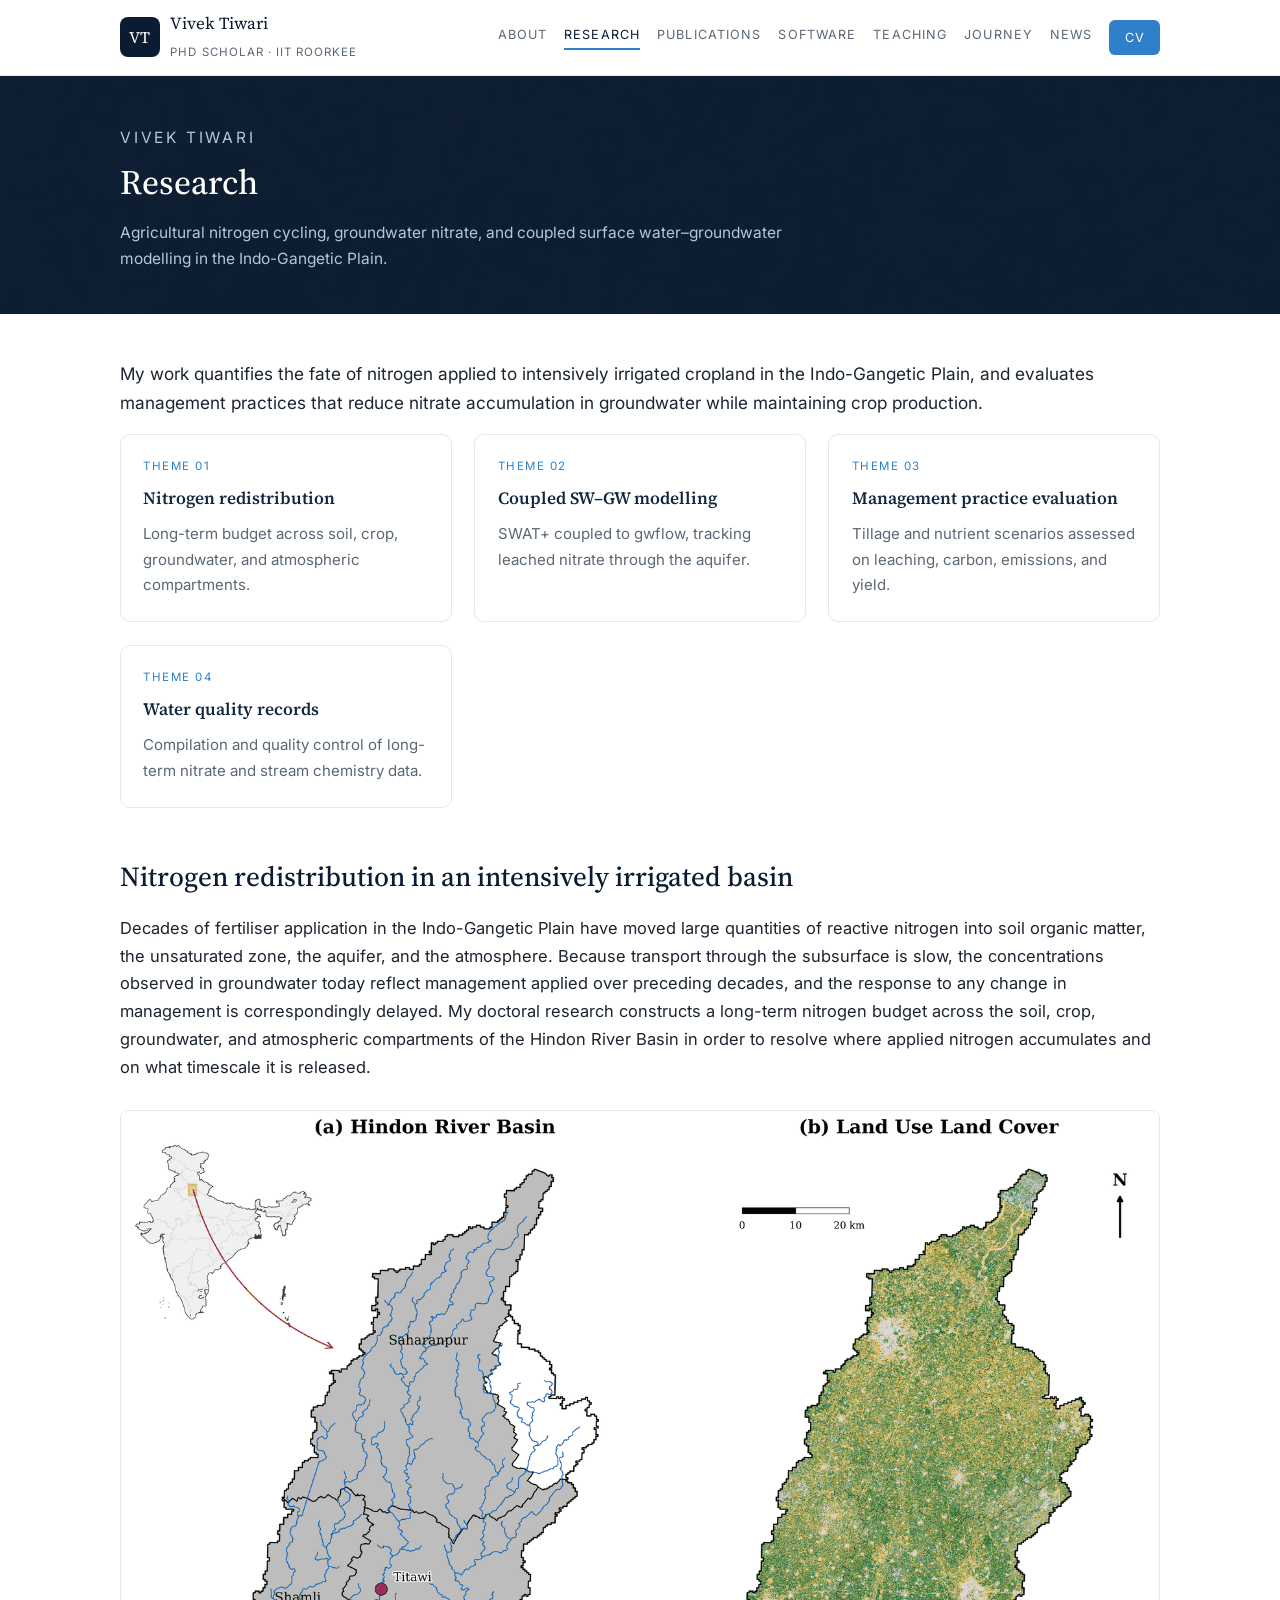
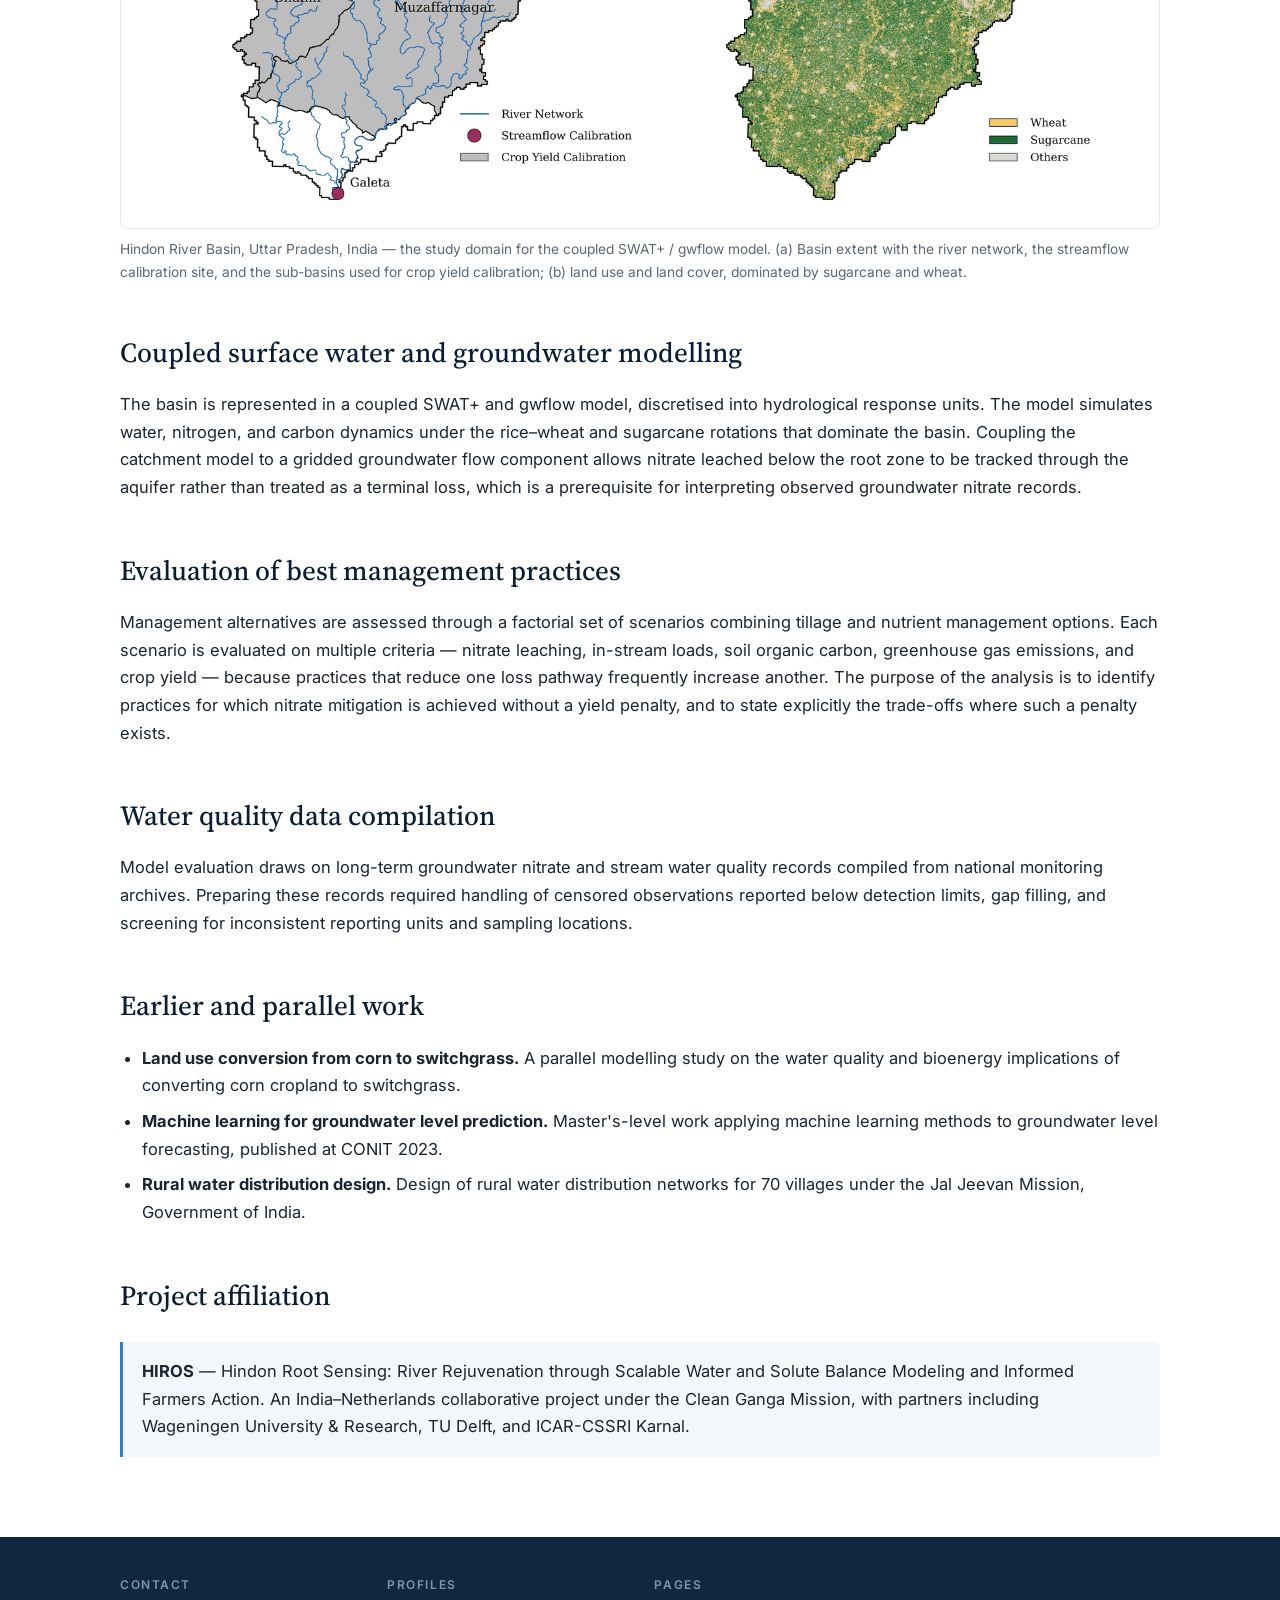
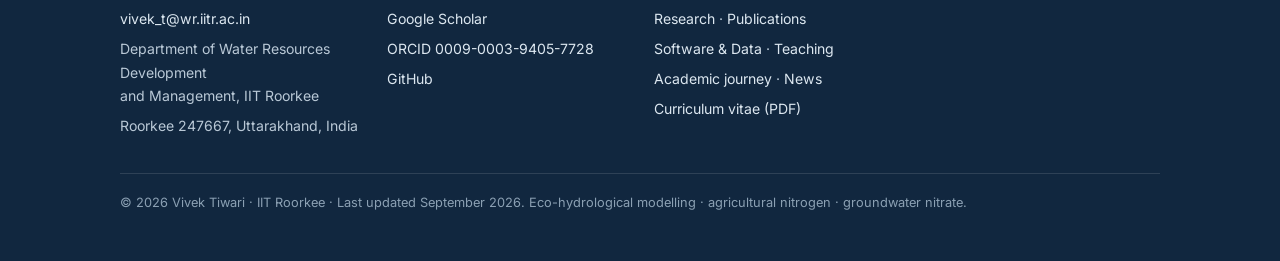
<file: research.html>
<!DOCTYPE html>
<html lang="en">
<head>
<meta charset="utf-8">
<meta name="viewport" content="width=device-width, initial-scale=1">
<title>Research — Vivek Tiwari</title>
<meta name="description" content="Research on agricultural nitrogen cycling, groundwater nitrate, and coupled SWAT+ / gwflow modelling of the Hindon River Basin.">
<link rel="preconnect" href="https://fonts.googleapis.com">
<link rel="preconnect" href="https://fonts.gstatic.com" crossorigin>
<link href="https://fonts.googleapis.com/css2?family=Inter:wght@400;500;600&family=Source+Serif+4:opsz,wght@8..60,400;8..60,500;8..60,600&display=swap" rel="stylesheet">
<link rel="stylesheet" href="style.css?v=2">
</head>
<body>
<header class="site">
  <div class="bar">
    <a class="brand" href="index.html">
      <span class="monogram">VT</span>
      <span>
        <span class="who">Vivek Tiwari</span><br>
        <span class="role">PhD Scholar &middot; IIT Roorkee</span>
      </span>
    </a>
    <nav class="site">
      <a href="index.html">About</a>
      <a href="research.html" aria-current="page">Research</a>
      <a href="publications.html">Publications</a>
      <a href="software.html">Software</a>
      <a href="teaching.html">Teaching</a>
      <a href="journey.html">Journey</a>
      <a href="news.html">News</a>
      <a class="nav-cta" href="assets/CV_Vivek_Tiwari.pdf">CV</a>
    </nav>
  </div>
</header>
<section class="page-head">
  <div class="inner">
    <p class="eyebrow">Vivek Tiwari</p>
    <h1>Research</h1>
    <p>Agricultural nitrogen cycling, groundwater nitrate, and coupled surface water–groundwater modelling in the Indo-Gangetic Plain.</p>
  </div>
</section>

<main>
  <p class="lede">My work quantifies the fate of nitrogen applied to intensively irrigated cropland
  in the Indo-Gangetic Plain, and evaluates management practices that reduce nitrate accumulation in
  groundwater while maintaining crop production.</p>

  <div class="cards">
    <div class="card">
      <p class="kicker">Theme 01</p>
      <h3>Nitrogen redistribution</h3>
      <p>Long-term budget across soil, crop, groundwater, and atmospheric compartments.</p>
    </div>
    <div class="card">
      <p class="kicker">Theme 02</p>
      <h3>Coupled SW&ndash;GW modelling</h3>
      <p>SWAT+ coupled to gwflow, tracking leached nitrate through the aquifer.</p>
    </div>
    <div class="card">
      <p class="kicker">Theme 03</p>
      <h3>Management practice evaluation</h3>
      <p>Tillage and nutrient scenarios assessed on leaching, carbon, emissions, and yield.</p>
    </div>
    <div class="card">
      <p class="kicker">Theme 04</p>
      <h3>Water quality records</h3>
      <p>Compilation and quality control of long-term nitrate and stream chemistry data.</p>
    </div>
  </div>

  <h2>Nitrogen redistribution in an intensively irrigated basin</h2>

  <p>Decades of fertiliser application in the Indo-Gangetic Plain have moved large quantities of
  reactive nitrogen into soil organic matter, the unsaturated zone, the aquifer, and the atmosphere.
  Because transport through the subsurface is slow, the concentrations observed in groundwater today
  reflect management applied over preceding decades, and the response to any change in management is
  correspondingly delayed. My doctoral research constructs a long-term nitrogen budget across the
  soil, crop, groundwater, and atmospheric compartments of the Hindon River Basin in order to
  resolve where applied nitrogen accumulates and on what timescale it is released.</p>

  <figure class="figure">
    <img src="assets/study-area.png" alt="Map of the Hindon River Basin study area">
    <figcaption>Hindon River Basin, Uttar Pradesh, India — the study domain for the coupled
    SWAT+ / gwflow model. (a) Basin extent with the river network, the streamflow calibration
    site, and the sub-basins used for crop yield calibration; (b) land use and land cover,
    dominated by sugarcane and wheat.</figcaption>
  </figure>

  <h2>Coupled surface water and groundwater modelling</h2>

  <p>The basin is represented in a coupled SWAT+ and gwflow model, discretised into hydrological
  response units. The model simulates water, nitrogen, and carbon
  dynamics under the rice&ndash;wheat and sugarcane rotations that dominate the basin. Coupling the
  catchment model to a gridded groundwater flow component allows nitrate leached below the root zone
  to be tracked through the aquifer rather than treated as a terminal loss, which is a prerequisite
  for interpreting observed groundwater nitrate records.</p>

  <h2>Evaluation of best management practices</h2>

  <p>Management alternatives are assessed through a factorial set of scenarios combining tillage and
  nutrient management options. Each scenario is evaluated on multiple criteria — nitrate leaching,
  in-stream loads, soil organic carbon, greenhouse gas emissions, and crop yield — because practices
  that reduce one loss pathway frequently increase another. The purpose of the analysis is to
  identify practices for which nitrate mitigation is achieved without a yield penalty, and to state
  explicitly the trade-offs where such a penalty exists.</p>

  <h2>Water quality data compilation</h2>

  <p>Model evaluation draws on long-term groundwater nitrate and stream water quality records
  compiled from national monitoring archives. Preparing these records required handling of censored
  observations reported below detection limits, gap filling, and screening for inconsistent
  reporting units and sampling locations.</p>

  <h2>Earlier and parallel work</h2>

  <ul>
    <li><strong>Land use conversion from corn to switchgrass.</strong> A parallel modelling study on
    the water quality and bioenergy implications of converting corn cropland to switchgrass.</li>
    <li><strong>Machine learning for groundwater level prediction.</strong> Master's-level work
    applying machine learning methods to groundwater level forecasting, published at CONIT 2023.</li>
    <li><strong>Rural water distribution design.</strong> Design of rural water distribution networks
    for 70 villages under the Jal Jeevan Mission, Government of India.</li>
  </ul>

  <h2>Project affiliation</h2>

  <div class="box">
    <p><strong>HIROS</strong> — Hindon Root Sensing: River Rejuvenation through Scalable Water and
    Solute Balance Modeling and Informed Farmers Action. An India&ndash;Netherlands collaborative
    project under the Clean Ganga Mission, with partners including Wageningen University &amp;
    Research, TU Delft, and ICAR-CSSRI Karnal.</p>
  </div>
</main>

<footer class="site">
  <div class="inner">
    <div>
      <h4>Contact</h4>
      <p><a href="mailto:vivek_t@wr.iitr.ac.in">vivek_t@wr.iitr.ac.in</a></p>
      <p>Department of Water Resources Development<br>and Management, IIT Roorkee</p>
      <p>Roorkee 247667, Uttarakhand, India</p>
    </div>
    <div>
      <h4>Profiles</h4>
      <p><a href="https://scholar.google.com/citations?user=KB-_3UAAAAAJ&amp;hl=en">Google Scholar</a></p>
      <p><a href="https://orcid.org/0009-0003-9405-7728">ORCID 0009-0003-9405-7728</a></p>
      <p><a href="https://github.com/vivek9t7">GitHub</a></p>
    </div>
    <div>
      <h4>Pages</h4>
      <p><a href="research.html">Research</a> &middot; <a href="publications.html">Publications</a></p>
      <p><a href="software.html">Software &amp; Data</a> &middot; <a href="teaching.html">Teaching</a></p>
      <p><a href="journey.html">Academic journey</a> &middot; <a href="news.html">News</a></p>
      <p><a href="assets/CV_Vivek_Tiwari.pdf">Curriculum vitae (PDF)</a></p>
    </div>
    <p class="colophon">&copy; 2026 Vivek Tiwari &middot; IIT Roorkee &middot; Last updated September 2026.
    Eco-hydrological modelling &middot; agricultural nitrogen &middot; groundwater nitrate.</p>
  </div>
</footer>

</body>
</html>
</file>
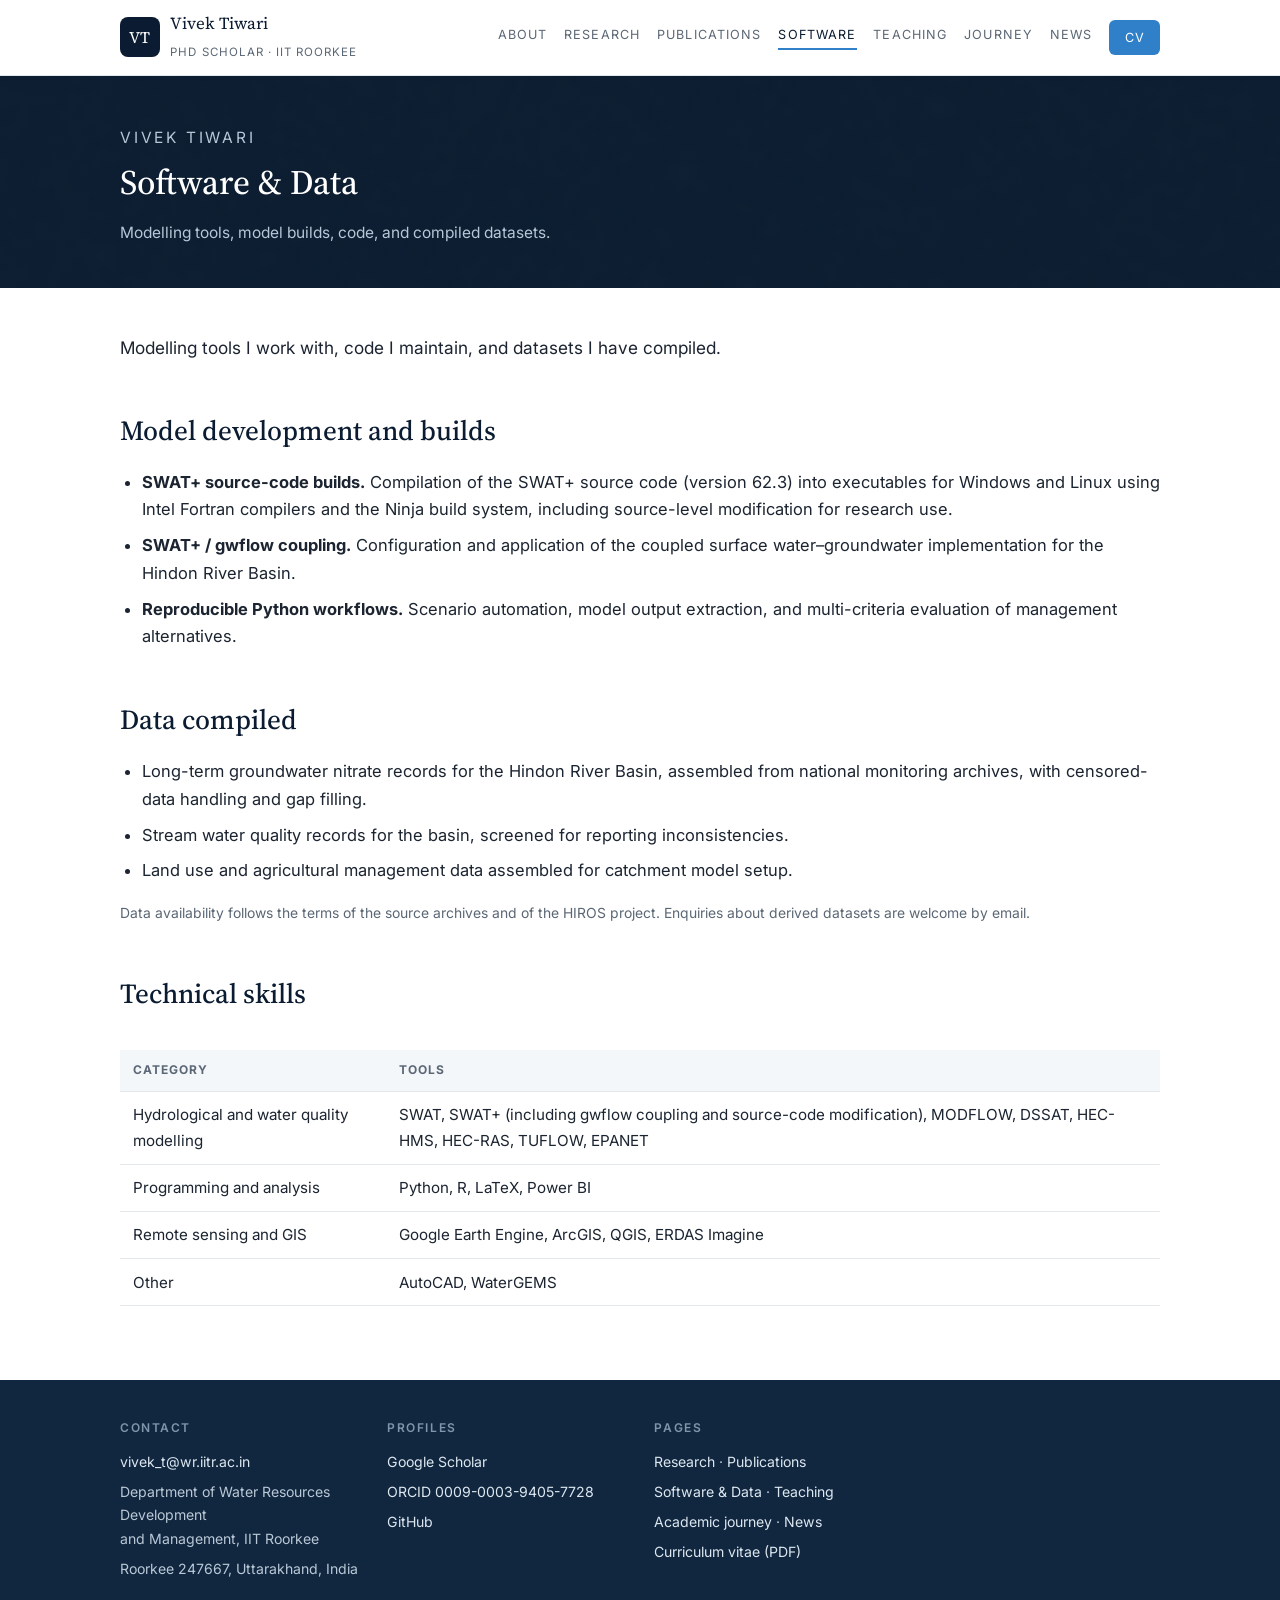
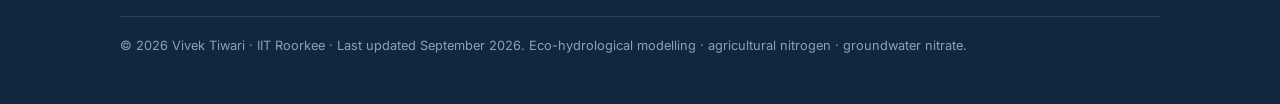
<file: software.html>
<!DOCTYPE html>
<html lang="en">
<head>
<meta charset="utf-8">
<meta name="viewport" content="width=device-width, initial-scale=1">
<title>Software &amp; Data — Vivek Tiwari</title>
<meta name="description" content="Modelling tools, code, and datasets used and produced by Vivek Tiwari.">
<link rel="preconnect" href="https://fonts.googleapis.com">
<link rel="preconnect" href="https://fonts.gstatic.com" crossorigin>
<link href="https://fonts.googleapis.com/css2?family=Inter:wght@400;500;600&family=Source+Serif+4:opsz,wght@8..60,400;8..60,500;8..60,600&display=swap" rel="stylesheet">
<link rel="stylesheet" href="style.css?v=2">
</head>
<body>
<header class="site">
  <div class="bar">
    <a class="brand" href="index.html">
      <span class="monogram">VT</span>
      <span>
        <span class="who">Vivek Tiwari</span><br>
        <span class="role">PhD Scholar &middot; IIT Roorkee</span>
      </span>
    </a>
    <nav class="site">
      <a href="index.html">About</a>
      <a href="research.html">Research</a>
      <a href="publications.html">Publications</a>
      <a href="software.html" aria-current="page">Software</a>
      <a href="teaching.html">Teaching</a>
      <a href="journey.html">Journey</a>
      <a href="news.html">News</a>
      <a class="nav-cta" href="assets/CV_Vivek_Tiwari.pdf">CV</a>
    </nav>
  </div>
</header>
<section class="page-head">
  <div class="inner">
    <p class="eyebrow">Vivek Tiwari</p>
    <h1>Software &amp; Data</h1>
    <p>Modelling tools, model builds, code, and compiled datasets.</p>
  </div>
</section>

<main>
  <p class="lede">Modelling tools I work with, code I maintain, and datasets I have compiled.</p>

  <h2>Model development and builds</h2>

  <ul>
    <li><strong>SWAT+ source-code builds.</strong> Compilation of the SWAT+ source code
    (version 62.3) into executables for Windows and Linux using Intel Fortran compilers and the
    Ninja build system, including source-level modification for research use.</li>
    <li><strong>SWAT+ / gwflow coupling.</strong> Configuration and application of the coupled
    surface water&ndash;groundwater implementation for the Hindon River Basin.</li>
    <li><strong>Reproducible Python workflows.</strong> Scenario automation, model output
    extraction, and multi-criteria evaluation of management alternatives.</li>
  </ul>

  <!-- OPTIONAL: once you publish code on GitHub, list each repository here. Remove the comment
       markers around the block below and edit it.
  <h2>Code repositories</h2>
  <ul>
    <li><a href="https://github.com/YOUR_USERNAME/REPO">REPO</a> — one-sentence description of what
    the code does and which paper or analysis it supports.</li>
  </ul>
  -->

  <h2>Data compiled</h2>

  <ul>
    <li>Long-term groundwater nitrate records for the Hindon River Basin, assembled from national
    monitoring archives, with censored-data handling and gap filling.</li>
    <li>Stream water quality records for the basin, screened for reporting inconsistencies.</li>
    <li>Land use and agricultural management data assembled for catchment model setup.</li>
  </ul>

  <p class="meta">Data availability follows the terms of the source archives and of the HIROS
  project. Enquiries about derived datasets are welcome by email.</p>

  <h2>Technical skills</h2>

  <div class="table-wrap">
  <table>
    <thead>
      <tr><th>Category</th><th>Tools</th></tr>
    </thead>
    <tbody>
      <tr>
        <td>Hydrological and water quality modelling</td>
        <td>SWAT, SWAT+ (including gwflow coupling and source-code modification), MODFLOW, DSSAT,
        HEC-HMS, HEC-RAS, TUFLOW, EPANET</td>
      </tr>
      <tr>
        <td>Programming and analysis</td>
        <td>Python, R, LaTeX, Power BI</td>
      </tr>
      <tr>
        <td>Remote sensing and GIS</td>
        <td>Google Earth Engine, ArcGIS, QGIS, ERDAS Imagine</td>
      </tr>
      <tr>
        <td>Other</td>
        <td>AutoCAD, WaterGEMS</td>
      </tr>
    </tbody>
  </table>
  </div>
</main>

<footer class="site">
  <div class="inner">
    <div>
      <h4>Contact</h4>
      <p><a href="mailto:vivek_t@wr.iitr.ac.in">vivek_t@wr.iitr.ac.in</a></p>
      <p>Department of Water Resources Development<br>and Management, IIT Roorkee</p>
      <p>Roorkee 247667, Uttarakhand, India</p>
    </div>
    <div>
      <h4>Profiles</h4>
      <p><a href="https://scholar.google.com/citations?user=KB-_3UAAAAAJ&amp;hl=en">Google Scholar</a></p>
      <p><a href="https://orcid.org/0009-0003-9405-7728">ORCID 0009-0003-9405-7728</a></p>
      <p><a href="https://github.com/vivek9t7">GitHub</a></p>
    </div>
    <div>
      <h4>Pages</h4>
      <p><a href="research.html">Research</a> &middot; <a href="publications.html">Publications</a></p>
      <p><a href="software.html">Software &amp; Data</a> &middot; <a href="teaching.html">Teaching</a></p>
      <p><a href="journey.html">Academic journey</a> &middot; <a href="news.html">News</a></p>
      <p><a href="assets/CV_Vivek_Tiwari.pdf">Curriculum vitae (PDF)</a></p>
    </div>
    <p class="colophon">&copy; 2026 Vivek Tiwari &middot; IIT Roorkee &middot; Last updated September 2026.
    Eco-hydrological modelling &middot; agricultural nitrogen &middot; groundwater nitrate.</p>
  </div>
</footer>

</body>
</html>
</file>
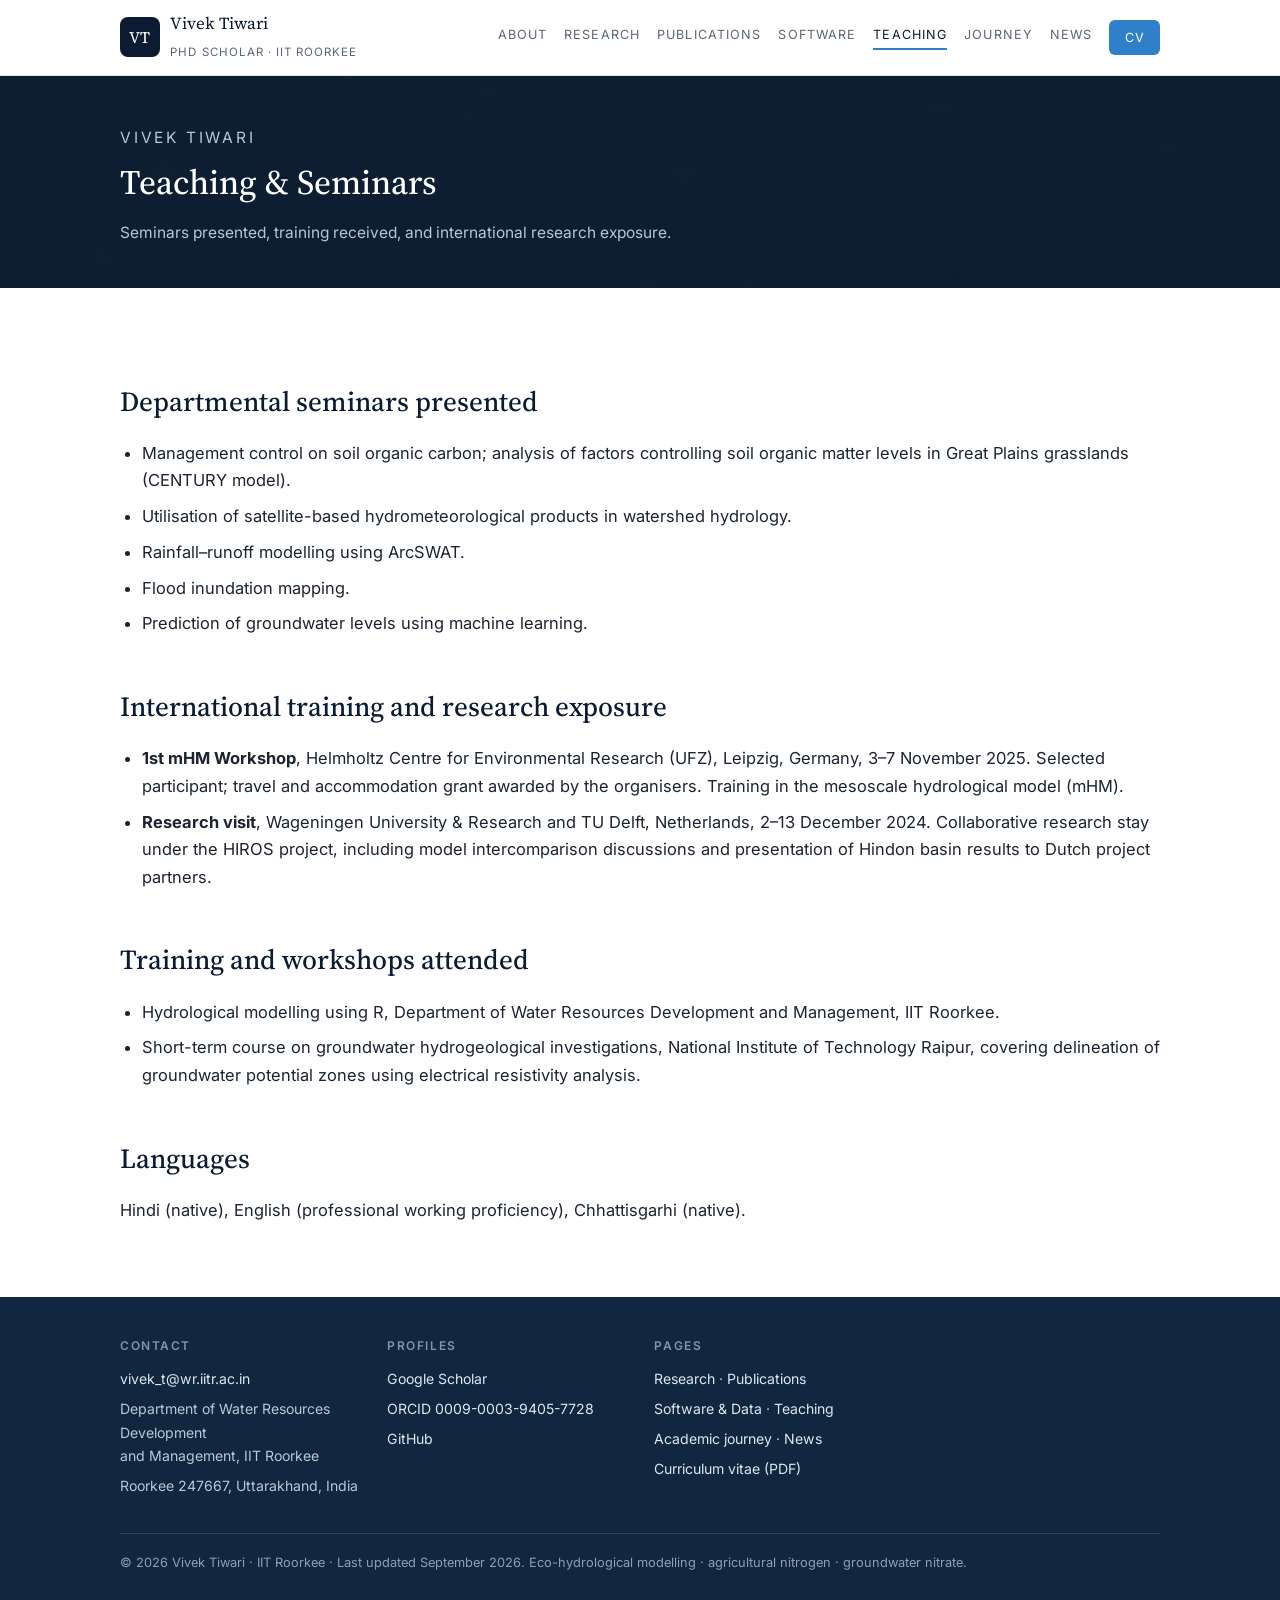
<file: teaching.html>
<!DOCTYPE html>
<html lang="en">
<head>
<meta charset="utf-8">
<meta name="viewport" content="width=device-width, initial-scale=1">
<title>Teaching &amp; Seminars — Vivek Tiwari</title>
<meta name="description" content="Departmental seminars, training, and workshops.">
<link rel="preconnect" href="https://fonts.googleapis.com">
<link rel="preconnect" href="https://fonts.gstatic.com" crossorigin>
<link href="https://fonts.googleapis.com/css2?family=Inter:wght@400;500;600&family=Source+Serif+4:opsz,wght@8..60,400;8..60,500;8..60,600&display=swap" rel="stylesheet">
<link rel="stylesheet" href="style.css?v=2">
</head>
<body>
<header class="site">
  <div class="bar">
    <a class="brand" href="index.html">
      <span class="monogram">VT</span>
      <span>
        <span class="who">Vivek Tiwari</span><br>
        <span class="role">PhD Scholar &middot; IIT Roorkee</span>
      </span>
    </a>
    <nav class="site">
      <a href="index.html">About</a>
      <a href="research.html">Research</a>
      <a href="publications.html">Publications</a>
      <a href="software.html">Software</a>
      <a href="teaching.html" aria-current="page">Teaching</a>
      <a href="journey.html">Journey</a>
      <a href="news.html">News</a>
      <a class="nav-cta" href="assets/CV_Vivek_Tiwari.pdf">CV</a>
    </nav>
  </div>
</header>
<section class="page-head">
  <div class="inner">
    <p class="eyebrow">Vivek Tiwari</p>
    <h1>Teaching &amp; Seminars</h1>
    <p>Seminars presented, training received, and international research exposure.</p>
  </div>
</section>

<main>
  <h2>Departmental seminars presented</h2>

  <ul>
    <li>Management control on soil organic carbon; analysis of factors controlling soil organic
    matter levels in Great Plains grasslands (CENTURY model).</li>
    <li>Utilisation of satellite-based hydrometeorological products in watershed hydrology.</li>
    <li>Rainfall&ndash;runoff modelling using ArcSWAT.</li>
    <li>Flood inundation mapping.</li>
    <li>Prediction of groundwater levels using machine learning.</li>
  </ul>

  <h2>International training and research exposure</h2>

  <ul>
    <li><strong>1st mHM Workshop</strong>, Helmholtz Centre for Environmental Research (UFZ),
    Leipzig, Germany, 3&ndash;7 November 2025. Selected participant; travel and accommodation grant
    awarded by the organisers. Training in the mesoscale hydrological model (mHM).</li>
    <li><strong>Research visit</strong>, Wageningen University &amp; Research and TU Delft,
    Netherlands, 2&ndash;13 December 2024. Collaborative research stay under the HIROS project,
    including model intercomparison discussions and presentation of Hindon basin results to Dutch
    project partners.</li>
  </ul>

  <h2>Training and workshops attended</h2>

  <ul>
    <li>Hydrological modelling using R, Department of Water Resources Development and Management,
    IIT Roorkee.</li>
    <li>Short-term course on groundwater hydrogeological investigations, National Institute of
    Technology Raipur, covering delineation of groundwater potential zones using electrical
    resistivity analysis.</li>
  </ul>

  <!-- OPTIONAL: add a Teaching assistantships or Student mentoring section here as it applies.
  <h2>Teaching assistantships</h2>
  <ul>
    <li>Course code and title, semester and year — role and responsibilities.</li>
  </ul>
  -->

  <h2>Languages</h2>

  <p>Hindi (native), English (professional working proficiency), Chhattisgarhi (native).</p>
</main>

<footer class="site">
  <div class="inner">
    <div>
      <h4>Contact</h4>
      <p><a href="mailto:vivek_t@wr.iitr.ac.in">vivek_t@wr.iitr.ac.in</a></p>
      <p>Department of Water Resources Development<br>and Management, IIT Roorkee</p>
      <p>Roorkee 247667, Uttarakhand, India</p>
    </div>
    <div>
      <h4>Profiles</h4>
      <p><a href="https://scholar.google.com/citations?user=KB-_3UAAAAAJ&amp;hl=en">Google Scholar</a></p>
      <p><a href="https://orcid.org/0009-0003-9405-7728">ORCID 0009-0003-9405-7728</a></p>
      <p><a href="https://github.com/vivek9t7">GitHub</a></p>
    </div>
    <div>
      <h4>Pages</h4>
      <p><a href="research.html">Research</a> &middot; <a href="publications.html">Publications</a></p>
      <p><a href="software.html">Software &amp; Data</a> &middot; <a href="teaching.html">Teaching</a></p>
      <p><a href="journey.html">Academic journey</a> &middot; <a href="news.html">News</a></p>
      <p><a href="assets/CV_Vivek_Tiwari.pdf">Curriculum vitae (PDF)</a></p>
    </div>
    <p class="colophon">&copy; 2026 Vivek Tiwari &middot; IIT Roorkee &middot; Last updated September 2026.
    Eco-hydrological modelling &middot; agricultural nitrogen &middot; groundwater nitrate.</p>
  </div>
</footer>

</body>
</html>
</file>
<file: style.css>
/* ==================================================================
   Vivek Tiwari — personal academic website
   One stylesheet for every page. All colours are set in :root below.
   ================================================================== */

:root {
  --navy-900: #0b1c32;
  --navy-800: #11273f;
  --navy-700: #1b3854;
  --blue:     #2f80c8;   /* primary accent: links, numbers, buttons */
  --blue-lt:  #6fb1e8;
  --teal:     #2f9c8f;   /* secondary accent, used sparingly */
  --warm:     #c95c3c;   /* call-to-action button */
  --ink:      #1b2430;
  --muted:    #5b6775;
  --line:     #e3e8ed;
  --bg:       #ffffff;
  --soft:     #f4f7fa;
  --maxw:     1080px;
  --display:  "Source Serif 4", "EB Garamond", Georgia, "Times New Roman", serif;
  --sans:     "Inter", system-ui, -apple-system, "Segoe UI", Roboto, Arial, sans-serif;
}

* { box-sizing: border-box; }
html { -webkit-text-size-adjust: 100%; scroll-behavior: smooth; }

body {
  margin: 0;
  background: var(--bg);
  color: var(--ink);
  font-family: var(--sans);
  font-size: 16.5px;
  line-height: 1.68;
}

img { max-width: 100%; }
a { color: var(--blue); }

/* ---------------- navigation ---------------- */

header.site {
  position: sticky; top: 0; z-index: 30;
  background: rgba(255,255,255,0.96);
  border-bottom: 1px solid var(--line);
  backdrop-filter: saturate(180%) blur(8px);
}

.bar {
  max-width: var(--maxw); margin: 0 auto;
  padding: 0.6rem 1.25rem;
  display: flex; align-items: center; gap: 1.2rem; flex-wrap: wrap;
}

.brand { display: flex; align-items: center; gap: 0.65rem; text-decoration: none; }

.monogram {
  width: 40px; height: 40px; border-radius: 8px;
  background: var(--navy-900); color: #fff;
  display: flex; align-items: center; justify-content: center;
  font-family: var(--display); font-size: 1rem; letter-spacing: 0.04em;
}

.brand .who { font-family: var(--display); font-size: 1.05rem; color: var(--navy-900); line-height: 1.15; }
.brand .role { font-size: 0.72rem; letter-spacing: 0.09em; text-transform: uppercase; color: var(--muted); }

nav.site { display: flex; flex-wrap: wrap; align-items: center; gap: 1.05rem; margin-left: auto; }

nav.site a {
  font-size: 0.79rem; letter-spacing: 0.09em; text-transform: uppercase;
  color: var(--muted); text-decoration: none; white-space: nowrap;
  padding-bottom: 3px; border-bottom: 2px solid transparent;
}
nav.site a:hover { color: var(--navy-900); }
nav.site a[aria-current="page"] { color: var(--navy-900); border-bottom-color: var(--blue); }

nav.site a.nav-cta {
  background: var(--blue); color: #fff; border: none; border-radius: 6px;
  padding: 0.45rem 0.95rem;
}
nav.site a.nav-cta:hover { background: var(--navy-900); color: #fff; }

/* ---------------- hero (home page) ---------------- */

.hero {
  background-image:
    linear-gradient(105deg, rgba(11,28,50,0.94) 0%, rgba(11,28,50,0.80) 55%, rgba(17,39,63,0.72) 100%),
    url("assets/hero.jpg");
  background-size: cover; background-position: center;
  color: #eef3f8;
}

.hero .inner {
  max-width: var(--maxw); margin: 0 auto;
  padding: 3.6rem 1.25rem 3.2rem;
  display: flex; flex-wrap: wrap; align-items: center; gap: 3rem;
}

.hero .text { flex: 1 1 460px; }

.eyebrow {
  font-size: 0.75rem; letter-spacing: 0.18em; text-transform: uppercase;
  color: var(--blue-lt); margin: 0 0 1rem;
}

.hero h1 {
  font-family: var(--display);
  font-size: clamp(2.1rem, 4.6vw, 3.15rem);
  line-height: 1.14; font-weight: 500; margin: 0 0 1.1rem; color: #fff;
}
.hero h1 em { font-style: normal; color: var(--blue-lt); }

.hero .lead { font-size: 1.06rem; color: #cdd9e5; max-width: 34em; margin: 0 0 1.6rem; }

.hero .who-line { font-family: var(--display); font-size: 1.08rem; color: #fff; margin: 0 0 0.15rem; }
.hero .where-line { font-size: 0.85rem; color: #a9bccd; margin: 0 0 1.4rem; }

.hero .portrait { flex: 0 0 250px; }
.hero .portrait img {
  width: 250px; height: 250px; border-radius: 50%; object-fit: cover;
  border: 4px solid rgba(255,255,255,0.18);
  box-shadow: 0 10px 40px rgba(0,0,0,0.35);
}

.profile-links { display: flex; flex-wrap: wrap; gap: 1.1rem; margin-top: 1.5rem; }
.profile-links a {
  color: #b9cadb; text-decoration: none; font-size: 0.78rem;
  letter-spacing: 0.09em; text-transform: uppercase;
  border-bottom: 1px solid rgba(185,202,219,0.35); padding-bottom: 2px;
}
.profile-links a:hover { color: #fff; border-bottom-color: #fff; }

/* ---------------- buttons ---------------- */

.btn {
  display: inline-block; text-decoration: none; border-radius: 6px;
  font-size: 0.86rem; letter-spacing: 0.05em; font-weight: 500;
  padding: 0.68rem 1.35rem; margin: 0.25rem 0.5rem 0.25rem 0;
  background: var(--blue); color: #fff; border: 1px solid var(--blue);
}
.btn:hover { background: #2669a6; border-color: #2669a6; }

.btn.ghost { background: transparent; color: #fff; border-color: rgba(255,255,255,0.45); }
.btn.ghost:hover { background: rgba(255,255,255,0.12); }

.btn.outline { background: transparent; color: var(--blue); }
.btn.outline:hover { background: var(--blue); color: #fff; }

.btn.warm { background: var(--warm); border-color: var(--warm); }
.btn.warm:hover { background: #a94a2e; border-color: #a94a2e; }

/* ---------------- key numbers ---------------- */

.stats { background: var(--soft); border-bottom: 1px solid var(--line); }
.stats .inner {
  max-width: var(--maxw); margin: 0 auto; padding: 2rem 1.25rem;
  display: grid; grid-template-columns: repeat(auto-fit, minmax(190px, 1fr)); gap: 1.6rem;
}
.stat .n {
  font-family: var(--display); font-size: 2.15rem; line-height: 1.1;
  color: var(--blue); display: block;
}
.stat .n small { font-size: 1.1rem; color: var(--muted); }
.stat p { margin: 0.3rem 0 0; font-size: 0.88rem; color: var(--muted); }

/* ---------------- page header (interior pages) ---------------- */

.page-head {
  background-image:
    linear-gradient(rgba(11,28,50,0.88), rgba(11,28,50,0.88)),
    url("assets/header.jpg");
  background-size: cover; background-position: center;
  color: #fff;
}
.page-head .inner { max-width: var(--maxw); margin: 0 auto; padding: 2.6rem 1.25rem; }
.page-head h1 { font-family: var(--display); font-weight: 500; font-size: 2.15rem; margin: 0.2rem 0 0; }
.page-head p { margin: 0.5rem 0 0; color: #b6c7d7; max-width: 46em; font-size: 0.97rem; }

/* ---------------- layout and sections ---------------- */

main { max-width: var(--maxw); margin: 0 auto; padding: 2.8rem 1.25rem 3.5rem; }

.section-head { margin: 3rem 0 1.4rem; }
.section-head:first-child { margin-top: 0.4rem; }
.section-head .eyebrow { color: var(--blue); margin-bottom: 0.35rem; }

h2 {
  font-family: var(--display); font-weight: 500; font-size: 1.72rem;
  color: var(--navy-900); margin: 2.8rem 0 1rem;
}
.section-head h2 { margin: 0; }

h3 { font-family: var(--display); font-weight: 600; font-size: 1.14rem; margin: 1.6rem 0 0.5rem; color: var(--navy-800); }

p { margin: 0 0 1.05rem; }
ul, ol { padding-left: 1.35rem; margin: 0 0 1.05rem; }
li { margin-bottom: 0.5rem; }

.lede { font-size: 1.08rem; color: var(--ink); }
.meta { font-size: 0.87rem; color: var(--muted); }

.rule { border: none; border-top: 1px solid var(--line); margin: 2.6rem 0; }

.two-col { display: flex; flex-wrap: wrap; gap: 2.4rem; align-items: flex-start; }
.two-col .side { flex: 0 0 250px; }
.two-col .body { flex: 1 1 420px; }
.two-col .side img { width: 100%; border-radius: 10px; display: block; }

.box {
  background: var(--soft); border-left: 3px solid var(--blue);
  padding: 1rem 1.2rem; margin: 1.5rem 0; border-radius: 0 6px 6px 0;
}
.box p:last-child { margin-bottom: 0; }

/* ---------------- cards ---------------- */

.cards { display: grid; grid-template-columns: repeat(auto-fit, minmax(260px, 1fr)); gap: 1.4rem; }

.card {
  border: 1px solid var(--line); border-radius: 10px; background: #fff;
  padding: 1.4rem 1.4rem 1.5rem;
  transition: box-shadow 0.18s ease, transform 0.18s ease;
}
.card:hover { box-shadow: 0 8px 26px rgba(11,28,50,0.09); transform: translateY(-2px); }
.card .kicker {
  font-size: 0.72rem; letter-spacing: 0.13em; text-transform: uppercase;
  color: var(--blue); margin: 0 0 0.5rem;
}
.card h3 { margin: 0 0 0.5rem; font-size: 1.08rem; }
.card p { margin: 0; font-size: 0.94rem; color: var(--muted); }
.card .venue-tag {
  display: inline-block; margin-top: 0.9rem; font-size: 0.76rem;
  background: var(--soft); border: 1px solid var(--line); border-radius: 999px;
  padding: 0.15rem 0.7rem; color: var(--muted);
}

.card.figure-card { padding: 0; overflow: hidden; }
.card.figure-card .thumb { height: 250px; border-bottom: 1px solid var(--line); background: #fff; }
.card.figure-card .thumb img { width: 100%; height: 100%; object-fit: contain; padding: 0.7rem; display: block; }
.card.figure-card .cap { padding: 1.1rem 1.3rem 1.4rem; }
.card.figure-card .cap h3 { margin: 0 0 0.4rem; }

/* ---------------- tags ---------------- */

.tags { display: flex; flex-wrap: wrap; gap: 0.5rem; margin: 0.6rem 0 1.2rem; padding: 0; list-style: none; }
.tags li {
  font-size: 0.8rem; background: var(--soft); border: 1px solid var(--line);
  border-radius: 999px; padding: 0.2rem 0.8rem; color: var(--muted); margin: 0;
}

/* ---------------- publications ---------------- */

.pub-list { list-style: none; padding-left: 0; }
.pub-list > li {
  padding-left: 2.4rem; position: relative; margin-bottom: 1.3rem;
  font-size: 0.98rem;
}
.pub-list > li .num { position: absolute; left: 0; top: 0.1rem; color: var(--blue); font-size: 0.85rem; }
.venue { color: var(--muted); }

/* ---------------- timeline (academic journey) ---------------- */

.timeline { position: relative; margin: 1.6rem 0 0; padding-left: 0; list-style: none; }
.timeline::before {
  content: ""; position: absolute; left: 92px; top: 6px; bottom: 6px;
  width: 2px; background: var(--line);
}
.timeline > li { position: relative; display: flex; gap: 1.6rem; margin-bottom: 2rem; }
.timeline .year {
  flex: 0 0 74px; text-align: right; font-family: var(--display);
  font-size: 1.1rem; color: var(--blue); padding-top: 0.1rem;
}
.timeline .dot {
  position: absolute; left: 86px; top: 0.55rem;
  width: 14px; height: 14px; border-radius: 50%;
  background: #fff; border: 3px solid var(--blue);
}
.timeline .entry { flex: 1 1 auto; padding-left: 2.1rem; }
.timeline .entry h3 { margin: 0 0 0.25rem; font-size: 1.05rem; }
.timeline .entry p { margin: 0; font-size: 0.94rem; color: var(--muted); }
.timeline .shot { margin-top: 0.9rem; max-width: 420px; }
.timeline .shot img { width: 100%; border-radius: 8px; border: 1px solid var(--line); display: block; }
.timeline .shot figcaption { font-size: 0.82rem; color: var(--muted); margin-top: 0.4rem; }

.photo-slot {
  max-width: 420px; margin-top: 0.9rem;
  border: 1px dashed var(--line); border-radius: 8px; background: var(--soft);
  padding: 1.4rem 1rem; text-align: center; font-size: 0.82rem; color: var(--muted);
}

/* ---------------- figures ---------------- */

.figure { margin: 1.8rem 0; }
.figure img { width: 100%; display: block; border: 1px solid var(--line); border-radius: 8px; }
.figure figcaption { font-size: 0.86rem; color: var(--muted); margin-top: 0.55rem; }

/* ---------------- news ---------------- */

.news-item { border-bottom: 1px solid var(--line); padding-bottom: 1.15rem; margin-bottom: 1.25rem; }
.news-item:last-child { border-bottom: none; }
.news-date {
  display: block; font-size: 0.75rem; letter-spacing: 0.12em;
  text-transform: uppercase; color: var(--blue); margin-bottom: 0.3rem;
}

/* ---------------- tables ---------------- */

table { width: 100%; border-collapse: collapse; font-size: 0.95rem; margin: 1.1rem 0; }
th, td { text-align: left; padding: 0.65rem 0.8rem; border-bottom: 1px solid var(--line); vertical-align: top; }
th {
  font-size: 0.75rem; text-transform: uppercase; letter-spacing: 0.09em;
  color: var(--muted); background: var(--soft);
}
.table-wrap { overflow-x: auto; }

/* ---------------- contact band ---------------- */

.cta-band { background: var(--navy-900); color: #e7eef5; margin-top: 3.5rem; }
.cta-band .inner {
  max-width: var(--maxw); margin: 0 auto; padding: 3rem 1.25rem;
  display: flex; flex-wrap: wrap; gap: 2rem; align-items: center; justify-content: space-between;
}
.cta-band h2 { font-family: var(--display); color: #fff; margin: 0 0 0.5rem; font-size: 1.8rem; }
.cta-band p { margin: 0; color: #b6c7d7; max-width: 34em; }

/* ---------------- footer ---------------- */

footer.site { background: var(--navy-800); color: #b9c8d6; font-size: 0.88rem; }
footer.site .inner {
  max-width: var(--maxw); margin: 0 auto; padding: 2.4rem 1.25rem 2.6rem;
  display: grid; grid-template-columns: repeat(auto-fit, minmax(230px, 1fr)); gap: 1.8rem;
}
footer.site h4 {
  font-size: 0.75rem; letter-spacing: 0.13em; text-transform: uppercase;
  color: #7f95a9; margin: 0 0 0.7rem; font-weight: 600;
}
footer.site a { color: #dce7f0; text-decoration: none; }
footer.site a:hover { color: #fff; text-decoration: underline; }
footer.site p { margin: 0 0 0.4rem; }
footer.site .colophon {
  grid-column: 1 / -1; border-top: 1px solid rgba(255,255,255,0.12);
  padding-top: 1.1rem; font-size: 0.8rem; color: #8ba0b3;
}

/* ---------------- small screens ---------------- */

@media (max-width: 720px) {
  body { font-size: 16px; }
  .bar { gap: 0.8rem; }
  nav.site { gap: 0.8rem; margin-left: 0; width: 100%; }
  .hero .inner { padding: 2.6rem 1.25rem; gap: 2rem; }
  .hero .portrait { flex: 0 0 auto; margin: 0 auto; }
  .hero .portrait img { width: 190px; height: 190px; }
  .timeline::before { left: 7px; }
  .timeline > li { display: block; }
  .timeline .year { text-align: left; padding-left: 2.1rem; }
  .timeline .dot { left: 0; top: 0.5rem; }
  .timeline .entry { padding-left: 2.1rem; }
  .cta-band .inner { padding: 2.2rem 1.25rem; }
}

/* ---------------- printing ---------------- */

@media print {
  header.site, footer.site, .hero, .page-head, .cta-band, .stats { display: none; }
  body { font-size: 11pt; color: #000; }
}
</file>
